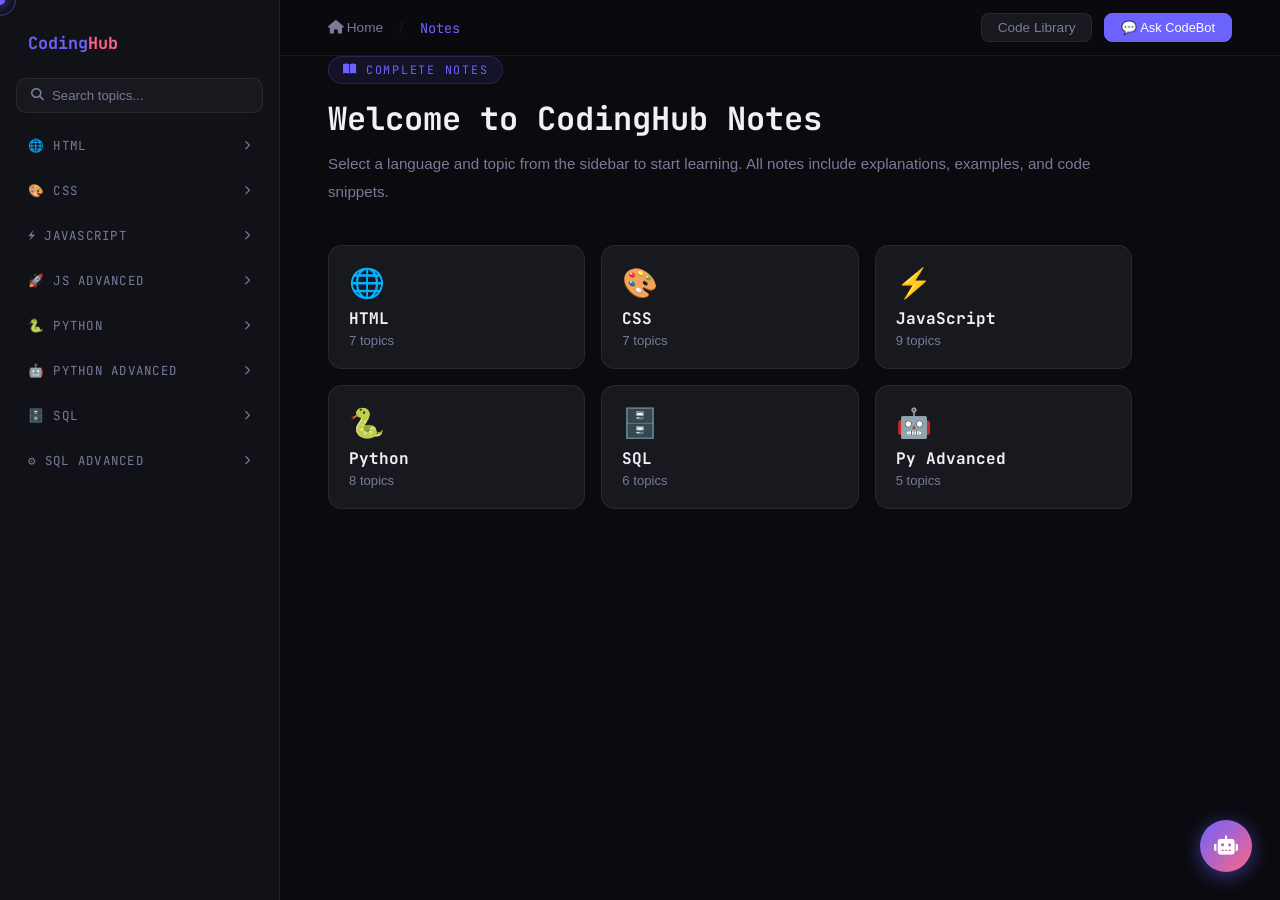
<file: CodingHub/notes.html>
<!DOCTYPE html>
<html lang="en">
<head>
<meta charset="UTF-8">
<meta name="viewport" content="width=device-width, initial-scale=1.0">
<title>Notes — CodingHub</title>
<link href="https://fonts.googleapis.com/css2?family=JetBrains+Mono:wght@400;600;700&family=Satoshi:wght@400;500;700&display=swap" rel="stylesheet">
<link rel="stylesheet" href="https://cdnjs.cloudflare.com/ajax/libs/font-awesome/6.5.0/css/all.min.css">
<style>
:root{
  --bg:#0a0a0f;--bg2:#111118;--bg3:#18181f;
  --border:rgba(255,255,255,.07);--text:#f0f0f8;--muted:#7a7a99;
  --accent:#6c63ff;--accent2:#ff6584;--accent3:#43e97b;--accent4:#f7971e;--cyan:#38bdf8;
  --code-bg:#0d1117;
}
*{margin:0;padding:0;box-sizing:border-box;}html{scroll-behavior:smooth;}
body{background:var(--bg);color:var(--text);font-family:'Satoshi',sans-serif;display:flex;min-height:100vh;cursor:none;}
#cursor{position:fixed;width:10px;height:10px;background:var(--accent);border-radius:50%;pointer-events:none;z-index:9999;transform:translate(-50%,-50%);box-shadow:0 0 12px var(--accent);}
#cursor-ring{position:fixed;width:32px;height:32px;border:1.5px solid rgba(108,99,255,.5);border-radius:50%;pointer-events:none;z-index:9998;transform:translate(-50%,-50%);transition:transform .14s;}

/* SIDEBAR */
.sidebar{
  width:280px;min-height:100vh;
  background:var(--bg2);border-right:1px solid var(--border);
  position:fixed;top:0;left:0;overflow-y:auto;
  padding:24px 16px;
  display:flex;flex-direction:column;gap:8px;
  z-index:100;
}
.sidebar::-webkit-scrollbar{width:4px;}
.sidebar::-webkit-scrollbar-thumb{background:var(--border);border-radius:4px;}
.sidebar-logo{font-family:'JetBrains Mono',monospace;font-weight:700;color:var(--accent);font-size:1.05rem;padding:8px 12px;margin-bottom:8px;text-decoration:none;display:block;}
.sidebar-logo span{color:var(--accent2);}
.sidebar-search{
  background:var(--bg3);border:1px solid var(--border);border-radius:10px;
  padding:9px 14px;display:flex;align-items:center;gap:8px;margin-bottom:8px;
}
.sidebar-search input{background:transparent;border:none;outline:none;color:var(--text);font-size:.83rem;font-family:'Satoshi',sans-serif;width:100%;}
.sidebar-search input::placeholder{color:var(--muted);}
.sidebar-search i{color:var(--muted);font-size:.8rem;}

.lang-group{margin-bottom:4px;}
.lang-group-btn{
  width:100%;text-align:left;background:transparent;border:none;
  color:var(--muted);font-family:'JetBrains Mono',monospace;font-size:.78rem;
  letter-spacing:.1em;text-transform:uppercase;padding:8px 12px;cursor:pointer;
  display:flex;justify-content:space-between;align-items:center;
  transition:color .2s;border-radius:8px;
}
.lang-group-btn:hover,.lang-group-btn.active{color:var(--text);background:rgba(255,255,255,.04);}
.lang-group-btn.active{color:var(--accent);}
.topic-list{display:none;padding-left:8px;}
.topic-list.open{display:block;}
.topic-item{
  display:block;padding:7px 12px;border-radius:8px;font-size:.84rem;
  color:var(--muted);text-decoration:none;cursor:pointer;
  transition:background .15s,color .15s;border:none;background:transparent;
  width:100%;text-align:left;
}
.topic-item:hover{background:rgba(255,255,255,.04);color:var(--text);}
.topic-item.active{background:rgba(108,99,255,.12);color:var(--accent);}

/* MAIN */
.main{margin-left:280px;flex:1;padding:40px 48px;max-width:900px;}
.breadcrumb{font-size:.78rem;color:var(--muted);font-family:'JetBrains Mono',monospace;margin-bottom:28px;display:flex;gap:8px;align-items:center;}
.breadcrumb a{color:var(--accent);text-decoration:none;}
.notes-header{margin-bottom:40px;}
.notes-lang-badge{display:inline-flex;align-items:center;gap:8px;font-size:.73rem;letter-spacing:.15em;text-transform:uppercase;color:var(--accent);background:rgba(108,99,255,.1);border:1px solid rgba(108,99,255,.2);padding:5px 14px;border-radius:50px;margin-bottom:16px;font-family:'JetBrains Mono',monospace;}
.notes-title{font-size:2rem;font-weight:700;font-family:'JetBrains Mono',monospace;line-height:1.2;margin-bottom:12px;}
.notes-desc{color:var(--muted);font-size:.95rem;line-height:1.8;}

/* NOTE CONTENT */
.note-section{margin-bottom:56px;}
.note-section h2{font-size:1.3rem;font-weight:700;font-family:'JetBrains Mono',monospace;margin-bottom:16px;padding-bottom:10px;border-bottom:1px solid var(--border);display:flex;align-items:center;gap:10px;}
.note-section h2 .num{color:var(--accent);font-size:1rem;}
.note-section h3{font-size:1rem;font-weight:700;margin:20px 0 10px;color:var(--cyan);}
.note-section p{color:rgba(240,240,248,.8);line-height:1.85;font-size:.95rem;margin-bottom:12px;}
.note-section ul{padding-left:20px;margin-bottom:12px;}
.note-section li{color:rgba(240,240,248,.8);line-height:1.85;font-size:.95rem;margin-bottom:4px;}
.note-section li::marker{color:var(--accent);}
.tip{background:rgba(67,233,123,.06);border-left:3px solid var(--accent3);border-radius:0 10px 10px 0;padding:14px 18px;margin:16px 0;font-size:.9rem;color:rgba(240,240,248,.85);}
.tip strong{color:var(--accent3);}
.warn{background:rgba(255,101,132,.06);border-left:3px solid var(--accent2);border-radius:0 10px 10px 0;padding:14px 18px;margin:16px 0;font-size:.9rem;}
.warn strong{color:var(--accent2);}

/* CODE BLOCK */
.code-block{position:relative;margin:16px 0;}
.code-block pre{
  background:var(--code-bg);border:1px solid rgba(255,255,255,.06);
  border-radius:12px;padding:20px 20px 20px 20px;overflow-x:auto;
  font-family:'JetBrains Mono',monospace;font-size:.83rem;line-height:1.7;
  color:#c9d1d9;
}
.code-block .copy-btn{
  position:absolute;top:10px;right:10px;
  background:rgba(108,99,255,.2);border:1px solid rgba(108,99,255,.3);
  color:var(--accent);border-radius:6px;padding:4px 10px;font-size:.72rem;
  cursor:pointer;font-family:'JetBrains Mono',monospace;transition:.2s;
}
.code-block .copy-btn:hover{background:rgba(108,99,255,.4);}
.code-block .lang-label{
  position:absolute;top:10px;left:16px;
  font-family:'JetBrains Mono',monospace;font-size:.68rem;
  color:var(--muted);letter-spacing:.1em;text-transform:uppercase;
}
.code-block pre{padding-top:32px;}
/* syntax highlight colors */
.kw{color:#ff79c6;}
.fn{color:#50fa7b;}
.str{color:#f1fa8c;}
.cm{color:#6272a4;}
.num{color:#bd93f9;}
.tag{color:#ff5555;}
.attr{color:#ffb86c;}

/* NAV BAR TOP */
.topbar{
  position:fixed;top:0;left:280px;right:0;height:56px;
  background:rgba(10,10,15,.9);backdrop-filter:blur(12px);
  border-bottom:1px solid var(--border);z-index:99;
  display:flex;align-items:center;padding:0 48px;justify-content:space-between;
}
.topbar-left{display:flex;align-items:center;gap:16px;}
.topbar a{color:var(--muted);text-decoration:none;font-size:.85rem;transition:.2s;}
.topbar a:hover{color:var(--text);}
.topbar-right{display:flex;gap:12px;}
.topbar-btn{background:var(--bg3);border:1px solid var(--border);color:var(--text);padding:6px 16px;border-radius:8px;font-size:.8rem;cursor:pointer;text-decoration:none;transition:.2s;font-family:'Satoshi',sans-serif;}
.topbar-btn:hover{border-color:var(--accent);color:var(--accent);}
.topbar-btn.active{background:var(--accent);border-color:var(--accent);color:#fff;}

/* CONTENT WRAPPER */
.content-area{padding-top:56px;}

@media(max-width:900px){
  .sidebar{display:none;}
  .main{margin-left:0;padding:24px 20px;}
  .topbar{left:0;}
}
</style>
</head>
<body>
<div id="cursor"></div>
<div id="cursor-ring"></div>

<!-- SIDEBAR -->
<aside class="sidebar">
  <a href="index.html" class="sidebar-logo">Coding<span>Hub</span></a>
  <div class="sidebar-search">
    <i class="fa fa-magnifying-glass"></i>
    <input type="text" id="sideSearch" placeholder="Search topics...">
  </div>

  <!-- HTML -->
  <div class="lang-group">
    <button class="lang-group-btn" onclick="toggleGroup(this,'html-topics')">🌐 HTML <i class="fa fa-chevron-right" style="font-size:.6rem"></i></button>
    <div class="topic-list" id="html-topics">
      <button class="topic-item" onclick="showNotes('html','intro')">Introduction</button>
      <button class="topic-item" onclick="showNotes('html','tags')">Basic Tags</button>
      <button class="topic-item" onclick="showNotes('html','forms')">Forms & Inputs</button>
      <button class="topic-item" onclick="showNotes('html','tables')">Tables</button>
      <button class="topic-item" onclick="showNotes('html','semantic')">Semantic HTML</button>
      <button class="topic-item" onclick="showNotes('html','media')">Images & Media</button>
      <button class="topic-item" onclick="showNotes('html','links')">Links & Navigation</button>
    </div>
  </div>

  <!-- CSS -->
  <div class="lang-group">
    <button class="lang-group-btn" onclick="toggleGroup(this,'css-topics')">🎨 CSS <i class="fa fa-chevron-right" style="font-size:.6rem"></i></button>
    <div class="topic-list" id="css-topics">
      <button class="topic-item" onclick="showNotes('css','intro')">Introduction</button>
      <button class="topic-item" onclick="showNotes('css','selectors')">Selectors</button>
      <button class="topic-item" onclick="showNotes('css','box')">Box Model</button>
      <button class="topic-item" onclick="showNotes('css','flex')">Flexbox</button>
      <button class="topic-item" onclick="showNotes('css','grid')">CSS Grid</button>
      <button class="topic-item" onclick="showNotes('css','animations')">Animations</button>
      <button class="topic-item" onclick="showNotes('css','responsive')">Responsive Design</button>
    </div>
  </div>

  <!-- JS -->
  <div class="lang-group">
    <button class="lang-group-btn" onclick="toggleGroup(this,'js-topics')">⚡ JavaScript <i class="fa fa-chevron-right" style="font-size:.6rem"></i></button>
    <div class="topic-list" id="js-topics">
      <button class="topic-item" onclick="showNotes('js','intro')">Introduction</button>
      <button class="topic-item" onclick="showNotes('js','variables')">Variables & Types</button>
      <button class="topic-item" onclick="showNotes('js','functions')">Functions</button>
      <button class="topic-item" onclick="showNotes('js','arrays')">Arrays</button>
      <button class="topic-item" onclick="showNotes('js','objects')">Objects</button>
      <button class="topic-item" onclick="showNotes('js','dom')">DOM Manipulation</button>
      <button class="topic-item" onclick="showNotes('js','events')">Events</button>
      <button class="topic-item" onclick="showNotes('js','async')">Async / Promises</button>
      <button class="topic-item" onclick="showNotes('js','es6')">ES6+ Features</button>
    </div>
  </div>

  <!-- JS Advanced -->
  <div class="lang-group">
    <button class="lang-group-btn" onclick="toggleGroup(this,'jsa-topics')">🚀 JS Advanced <i class="fa fa-chevron-right" style="font-size:.6rem"></i></button>
    <div class="topic-list" id="jsa-topics">
      <button class="topic-item" onclick="showNotes('jsa','closures')">Closures</button>
      <button class="topic-item" onclick="showNotes('jsa','prototype')">Prototypes</button>
      <button class="topic-item" onclick="showNotes('jsa','eventloop')">Event Loop</button>
      <button class="topic-item" onclick="showNotes('jsa','modules')">Modules</button>
      <button class="topic-item" onclick="showNotes('jsa','fetch')">Fetch API & JSON</button>
    </div>
  </div>

  <!-- Python -->
  <div class="lang-group">
    <button class="lang-group-btn" onclick="toggleGroup(this,'py-topics')">🐍 Python <i class="fa fa-chevron-right" style="font-size:.6rem"></i></button>
    <div class="topic-list" id="py-topics">
      <button class="topic-item" onclick="showNotes('py','intro')">Introduction</button>
      <button class="topic-item" onclick="showNotes('py','variables')">Variables & Types</button>
      <button class="topic-item" onclick="showNotes('py','control')">Control Flow</button>
      <button class="topic-item" onclick="showNotes('py','functions')">Functions</button>
      <button class="topic-item" onclick="showNotes('py','lists')">Lists & Tuples</button>
      <button class="topic-item" onclick="showNotes('py','dicts')">Dictionaries</button>
      <button class="topic-item" onclick="showNotes('py','oop')">OOP & Classes</button>
      <button class="topic-item" onclick="showNotes('py','fileio')">File I/O</button>
    </div>
  </div>

  <!-- Python Advanced -->
  <div class="lang-group">
    <button class="lang-group-btn" onclick="toggleGroup(this,'pya-topics')">🤖 Python Advanced <i class="fa fa-chevron-right" style="font-size:.6rem"></i></button>
    <div class="topic-list" id="pya-topics">
      <button class="topic-item" onclick="showNotes('pya','decorators')">Decorators</button>
      <button class="topic-item" onclick="showNotes('pya','generators')">Generators</button>
      <button class="topic-item" onclick="showNotes('pya','async')">Async Programming</button>
      <button class="topic-item" onclick="showNotes('pya','numpy')">NumPy Basics</button>
      <button class="topic-item" onclick="showNotes('pya','pandas')">Pandas Basics</button>
    </div>
  </div>

  <!-- SQL -->
  <div class="lang-group">
    <button class="lang-group-btn" onclick="toggleGroup(this,'sql-topics')">🗄️ SQL <i class="fa fa-chevron-right" style="font-size:.6rem"></i></button>
    <div class="topic-list" id="sql-topics">
      <button class="topic-item" onclick="showNotes('sql','intro')">Introduction</button>
      <button class="topic-item" onclick="showNotes('sql','select')">SELECT & WHERE</button>
      <button class="topic-item" onclick="showNotes('sql','joins')">JOINs</button>
      <button class="topic-item" onclick="showNotes('sql','group')">GROUP BY & HAVING</button>
      <button class="topic-item" onclick="showNotes('sql','crud')">INSERT / UPDATE / DELETE</button>
      <button class="topic-item" onclick="showNotes('sql','constraints')">Constraints & Keys</button>
    </div>
  </div>

  <!-- SQL Advanced -->
  <div class="lang-group">
    <button class="lang-group-btn" onclick="toggleGroup(this,'sqla-topics')">⚙️ SQL Advanced <i class="fa fa-chevron-right" style="font-size:.6rem"></i></button>
    <div class="topic-list" id="sqla-topics">
      <button class="topic-item" onclick="showNotes('sqla','window')">Window Functions</button>
      <button class="topic-item" onclick="showNotes('sqla','cte')">CTEs</button>
      <button class="topic-item" onclick="showNotes('sqla','stored')">Stored Procedures</button>
      <button class="topic-item" onclick="showNotes('sqla','indexes')">Indexes</button>
      <button class="topic-item" onclick="showNotes('sqla','transactions')">Transactions</button>
    </div>
  </div>
</aside>

<!-- TOP BAR -->
<div class="topbar">
  <div class="topbar-left">
    <a href="index.html"><i class="fa fa-house"></i> Home</a>
    <span style="color:var(--border)">/</span>
    <span id="breadLang" style="color:var(--accent);font-size:.85rem;font-family:'JetBrains Mono',monospace;">Notes</span>
  </div>
  <div class="topbar-right">
    <a href="codes.html" class="topbar-btn">Code Library</a>
    <button class="topbar-btn active" id="chatToggleTop" onclick="toggleChatTop()">💬 Ask CodeBot</button>
  </div>
</div>

<!-- MAIN CONTENT -->
<div class="main content-area" id="mainContent">
  <div class="notes-header">
    <div class="notes-lang-badge"><i class="fa fa-book-open"></i> Complete Notes</div>
    <h1 class="notes-title">Welcome to CodingHub Notes</h1>
    <p class="notes-desc">Select a language and topic from the sidebar to start learning. All notes include explanations, examples, and code snippets.</p>
  </div>
  <div style="display:grid;grid-template-columns:repeat(auto-fill,minmax(200px,1fr));gap:16px;margin-top:40px;">
    <div onclick="showNotes('html','intro')" style="background:var(--bg3);border:1px solid var(--border);border-radius:14px;padding:20px;cursor:pointer;transition:.2s;" onmouseover="this.style.borderColor='#f06529'" onmouseout="this.style.borderColor='var(--border)'">
      <div style="font-size:1.8rem;margin-bottom:8px;">🌐</div><div style="font-weight:700;font-family:'JetBrains Mono',monospace;">HTML</div><div style="font-size:.82rem;color:var(--muted);margin-top:4px;">7 topics</div>
    </div>
    <div onclick="showNotes('css','intro')" style="background:var(--bg3);border:1px solid var(--border);border-radius:14px;padding:20px;cursor:pointer;transition:.2s;" onmouseover="this.style.borderColor='#264de4'" onmouseout="this.style.borderColor='var(--border)'">
      <div style="font-size:1.8rem;margin-bottom:8px;">🎨</div><div style="font-weight:700;font-family:'JetBrains Mono',monospace;">CSS</div><div style="font-size:.82rem;color:var(--muted);margin-top:4px;">7 topics</div>
    </div>
    <div onclick="showNotes('js','intro')" style="background:var(--bg3);border:1px solid var(--border);border-radius:14px;padding:20px;cursor:pointer;transition:.2s;" onmouseover="this.style.borderColor='#f7df1e'" onmouseout="this.style.borderColor='var(--border)'">
      <div style="font-size:1.8rem;margin-bottom:8px;">⚡</div><div style="font-weight:700;font-family:'JetBrains Mono',monospace;">JavaScript</div><div style="font-size:.82rem;color:var(--muted);margin-top:4px;">9 topics</div>
    </div>
    <div onclick="showNotes('py','intro')" style="background:var(--bg3);border:1px solid var(--border);border-radius:14px;padding:20px;cursor:pointer;transition:.2s;" onmouseover="this.style.borderColor='#3572A5'" onmouseout="this.style.borderColor='var(--border)'">
      <div style="font-size:1.8rem;margin-bottom:8px;">🐍</div><div style="font-weight:700;font-family:'JetBrains Mono',monospace;">Python</div><div style="font-size:.82rem;color:var(--muted);margin-top:4px;">8 topics</div>
    </div>
    <div onclick="showNotes('sql','intro')" style="background:var(--bg3);border:1px solid var(--border);border-radius:14px;padding:20px;cursor:pointer;transition:.2s;" onmouseover="this.style.borderColor='#38bdf8'" onmouseout="this.style.borderColor='var(--border)'">
      <div style="font-size:1.8rem;margin-bottom:8px;">🗄️</div><div style="font-weight:700;font-family:'JetBrains Mono',monospace;">SQL</div><div style="font-size:.82rem;color:var(--muted);margin-top:4px;">6 topics</div>
    </div>
    <div onclick="showNotes('pya','decorators')" style="background:var(--bg3);border:1px solid var(--border);border-radius:14px;padding:20px;cursor:pointer;transition:.2s;" onmouseover="this.style.borderColor='#43e97b'" onmouseout="this.style.borderColor='var(--border)'">
      <div style="font-size:1.8rem;margin-bottom:8px;">🤖</div><div style="font-weight:700;font-family:'JetBrains Mono',monospace;">Py Advanced</div><div style="font-size:.82rem;color:var(--muted);margin-top:4px;">5 topics</div>
    </div>
  </div>
</div>

<!-- CHATBOT (same as index) -->
<button id="chatbot-btn" onclick="toggleChatTop()" title="Ask CodeBot" style="position:fixed;bottom:28px;right:28px;z-index:999;width:52px;height:52px;border-radius:50%;background:linear-gradient(135deg,#6c63ff,#ff6584);border:none;cursor:pointer;display:flex;align-items:center;justify-content:center;font-size:1.2rem;color:#fff;box-shadow:0 4px 20px rgba(108,99,255,.5);transition:transform .2s;">
  <i class="fa fa-robot"></i>
</button>
<div id="chatbot-window" style="position:fixed;bottom:90px;right:28px;z-index:998;width:340px;height:480px;background:var(--bg2);border:1px solid var(--border);border-radius:20px;overflow:hidden;display:none;flex-direction:column;box-shadow:0 24px 80px rgba(0,0,0,.7);">
  <div style="padding:14px 18px;background:linear-gradient(135deg,#6c63ff,#8b5cf6);display:flex;align-items:center;justify-content:space-between;">
    <div style="display:flex;align-items:center;gap:10px;">
      <div style="width:34px;height:34px;border-radius:50%;background:rgba(255,255,255,.2);display:flex;align-items:center;justify-content:center;">🤖</div>
      <div><div style="font-weight:700;font-size:.9rem;">CodeBot</div><div style="font-size:.7rem;opacity:.75;">🟢 AI Tutor</div></div>
    </div>
    <button onclick="toggleChatTop()" style="background:rgba(255,255,255,.15);border:none;color:#fff;width:26px;height:26px;border-radius:50%;cursor:pointer;font-size:.75rem;">✕</button>
  </div>
  <div id="chatMsgs2" style="flex:1;overflow-y:auto;padding:14px;display:flex;flex-direction:column;gap:10px;">
    <div style="max-width:85%;padding:10px 14px;border-radius:14px;border-bottom-left-radius:4px;background:var(--bg3);border:1px solid var(--border);font-size:.85rem;line-height:1.6;">👋 Hi! Ask me anything about the topic you're studying!</div>
  </div>
  <div style="padding:10px 14px;border-top:1px solid var(--border);display:flex;gap:8px;">
    <input id="chatInput2" style="flex:1;background:var(--bg3);border:1px solid var(--border);border-radius:10px;padding:9px 12px;color:var(--text);font-size:.84rem;font-family:'Satoshi',sans-serif;outline:none;" placeholder="Ask a question..." onkeydown="if(event.key==='Enter')sendMsg2()">
    <button onclick="sendMsg2()" style="background:var(--accent);border:none;color:#fff;width:36px;height:36px;border-radius:10px;cursor:pointer;font-size:.88rem;">➤</button>
  </div>
</div>

<script>
/* CURSOR */
const cur=document.getElementById('cursor'),ring=document.getElementById('cursor-ring');
let cx=0,cy=0,rx=0,ry=0;
document.addEventListener('mousemove',e=>{cx=e.clientX;cy=e.clientY;cur.style.left=cx+'px';cur.style.top=cy+'px';});
(function animRing(){rx+=(cx-rx)*.12;ry+=(cy-ry)*.12;ring.style.left=rx+'px';ring.style.top=ry+'px';requestAnimationFrame(animRing);})();

/* SIDEBAR TOGGLE */
function toggleGroup(btn,id){
  const list=document.getElementById(id);
  const isOpen=list.classList.contains('open');
  document.querySelectorAll('.topic-list').forEach(l=>l.classList.remove('open'));
  document.querySelectorAll('.lang-group-btn').forEach(b=>b.classList.remove('active'));
  if(!isOpen){list.classList.add('open');btn.classList.add('active');}
}

/* SIDEBAR SEARCH */
document.getElementById('sideSearch').addEventListener('input',function(){
  const q=this.value.toLowerCase();
  document.querySelectorAll('.topic-item').forEach(item=>{
    item.style.display=item.textContent.toLowerCase().includes(q)?'block':'none';
  });
  if(q){document.querySelectorAll('.topic-list').forEach(l=>l.classList.add('open'));}
  else{document.querySelectorAll('.topic-list').forEach(l=>l.classList.remove('open'));}
});

/* ============================================================
   COMPLETE NOTES DATABASE
   ============================================================ */
const notes={
  html:{
    intro:`<div class="notes-lang-badge">🌐 HTML</div>
    <h1 class="notes-title">Introduction to HTML</h1>
    <p class="notes-desc">HTML stands for HyperText Markup Language. It is the standard language used to create and structure content on the web.</p>
    <div class="note-section">
      <h2><span class="num">01</span> What is HTML?</h2>
      <p>HTML uses <strong>tags</strong> (keywords inside angle brackets) to define elements on a page. A browser reads your HTML file and renders it visually for the user.</p>
      <div class="tip"><strong>💡 Key Point:</strong> HTML is NOT a programming language — it is a markup language. It describes the structure, not the logic.</div>
      <h3>Basic HTML Document Structure</h3>
      <div class="code-block"><span class="lang-label">html</span><button class="copy-btn" onclick="copyCode(this)">Copy</button><pre><span class="tag">&lt;!DOCTYPE html&gt;</span>
<span class="tag">&lt;html</span> <span class="attr">lang=</span><span class="str">"en"</span><span class="tag">&gt;</span>
<span class="tag">&lt;head&gt;</span>
  <span class="tag">&lt;meta</span> <span class="attr">charset=</span><span class="str">"UTF-8"</span><span class="tag">&gt;</span>
  <span class="tag">&lt;meta</span> <span class="attr">name=</span><span class="str">"viewport"</span> <span class="attr">content=</span><span class="str">"width=device-width, initial-scale=1.0"</span><span class="tag">&gt;</span>
  <span class="tag">&lt;title&gt;</span>My First Page<span class="tag">&lt;/title&gt;</span>
<span class="tag">&lt;/head&gt;</span>
<span class="tag">&lt;body&gt;</span>
  <span class="tag">&lt;h1&gt;</span>Hello, World!<span class="tag">&lt;/h1&gt;</span>
  <span class="tag">&lt;p&gt;</span>This is my first web page.<span class="tag">&lt;/p&gt;</span>
<span class="tag">&lt;/body&gt;</span>
<span class="tag">&lt;/html&gt;</span></pre></div>
      <h3>Anatomy of an HTML Tag</h3>
      <ul>
        <li><strong>&lt;tagname&gt;</strong> — Opening tag</li>
        <li>Content goes here</li>
        <li><strong>&lt;/tagname&gt;</strong> — Closing tag</li>
        <li>Some tags are self-closing: <code>&lt;img /&gt;</code>, <code>&lt;br /&gt;</code>, <code>&lt;hr /&gt;</code></li>
      </ul>
    </div>`,

    tags:`<div class="notes-lang-badge">🌐 HTML</div>
    <h1 class="notes-title">HTML Basic Tags</h1>
    <p class="notes-desc">HTML has dozens of tags for different purposes. Here are the most important ones you'll use daily.</p>
    <div class="note-section">
      <h2><span class="num">01</span> Headings & Text</h2>
      <div class="code-block"><span class="lang-label">html</span><button class="copy-btn" onclick="copyCode(this)">Copy</button><pre><span class="cm">&lt;!-- Headings h1 to h6 --&gt;</span>
<span class="tag">&lt;h1&gt;</span>Biggest Heading<span class="tag">&lt;/h1&gt;</span>
<span class="tag">&lt;h2&gt;</span>Second Level<span class="tag">&lt;/h2&gt;</span>
<span class="tag">&lt;h3&gt;</span>Third Level<span class="tag">&lt;/h3&gt;</span>
<span class="tag">&lt;p&gt;</span>A paragraph of text.<span class="tag">&lt;/p&gt;</span>
<span class="tag">&lt;strong&gt;</span>Bold text<span class="tag">&lt;/strong&gt;</span>
<span class="tag">&lt;em&gt;</span>Italic text<span class="tag">&lt;/em&gt;</span>
<span class="tag">&lt;u&gt;</span>Underlined<span class="tag">&lt;/u&gt;</span>
<span class="tag">&lt;br&gt;</span>  <span class="cm">&lt;!-- Line break --&gt;</span>
<span class="tag">&lt;hr&gt;</span>  <span class="cm">&lt;!-- Horizontal rule --&gt;</span></pre></div>
      <h2><span class="num">02</span> Links & Images</h2>
      <div class="code-block"><span class="lang-label">html</span><button class="copy-btn" onclick="copyCode(this)">Copy</button><pre><span class="cm">&lt;!-- Anchor tag --&gt;</span>
<span class="tag">&lt;a</span> <span class="attr">href=</span><span class="str">"https://google.com"</span> <span class="attr">target=</span><span class="str">"_blank"</span><span class="tag">&gt;</span>Visit Google<span class="tag">&lt;/a&gt;</span>

<span class="cm">&lt;!-- Image tag --&gt;</span>
<span class="tag">&lt;img</span> <span class="attr">src=</span><span class="str">"photo.jpg"</span> <span class="attr">alt=</span><span class="str">"My Photo"</span> <span class="attr">width=</span><span class="str">"300"</span><span class="tag">&gt;</span></pre></div>
      <h2><span class="num">03</span> Lists</h2>
      <div class="code-block"><span class="lang-label">html</span><button class="copy-btn" onclick="copyCode(this)">Copy</button><pre><span class="cm">&lt;!-- Unordered list --&gt;</span>
<span class="tag">&lt;ul&gt;</span>
  <span class="tag">&lt;li&gt;</span>Item One<span class="tag">&lt;/li&gt;</span>
  <span class="tag">&lt;li&gt;</span>Item Two<span class="tag">&lt;/li&gt;</span>
<span class="tag">&lt;/ul&gt;</span>
<span class="cm">&lt;!-- Ordered list --&gt;</span>
<span class="tag">&lt;ol&gt;</span>
  <span class="tag">&lt;li&gt;</span>First<span class="tag">&lt;/li&gt;</span>
  <span class="tag">&lt;li&gt;</span>Second<span class="tag">&lt;/li&gt;</span>
<span class="tag">&lt;/ol&gt;</span></pre></div>
      <h2><span class="num">04</span> Containers</h2>
      <div class="code-block"><span class="lang-label">html</span><button class="copy-btn" onclick="copyCode(this)">Copy</button><pre><span class="tag">&lt;div</span> <span class="attr">class=</span><span class="str">"container"</span><span class="tag">&gt;</span>  <span class="cm">&lt;!-- Block-level container --&gt;</span>
  <span class="tag">&lt;span&gt;</span>Inline element<span class="tag">&lt;/span&gt;</span>  <span class="cm">&lt;!-- Inline container --&gt;</span>
<span class="tag">&lt;/div&gt;</span></pre></div>
    </div>`,

    forms:`<div class="notes-lang-badge">🌐 HTML</div>
    <h1 class="notes-title">HTML Forms & Inputs</h1>
    <p class="notes-desc">Forms allow users to input data and submit it to a server. They're essential for login pages, contact forms, and much more.</p>
    <div class="note-section">
      <h2><span class="num">01</span> Basic Form</h2>
      <div class="code-block"><span class="lang-label">html</span><button class="copy-btn" onclick="copyCode(this)">Copy</button><pre><span class="tag">&lt;form</span> <span class="attr">action=</span><span class="str">"/submit"</span> <span class="attr">method=</span><span class="str">"POST"</span><span class="tag">&gt;</span>
  <span class="tag">&lt;label</span> <span class="attr">for=</span><span class="str">"name"</span><span class="tag">&gt;</span>Your Name:<span class="tag">&lt;/label&gt;</span>
  <span class="tag">&lt;input</span> <span class="attr">type=</span><span class="str">"text"</span> <span class="attr">id=</span><span class="str">"name"</span> <span class="attr">name=</span><span class="str">"name"</span> <span class="attr">placeholder=</span><span class="str">"Enter name"</span> <span class="attr">required</span><span class="tag">&gt;</span>
  <span class="tag">&lt;input</span> <span class="attr">type=</span><span class="str">"email"</span> <span class="attr">name=</span><span class="str">"email"</span> <span class="attr">placeholder=</span><span class="str">"Email address"</span><span class="tag">&gt;</span>
  <span class="tag">&lt;input</span> <span class="attr">type=</span><span class="str">"password"</span> <span class="attr">name=</span><span class="str">"pass"</span> <span class="attr">placeholder=</span><span class="str">"Password"</span><span class="tag">&gt;</span>
  <span class="tag">&lt;textarea</span> <span class="attr">name=</span><span class="str">"msg"</span> <span class="attr">rows=</span><span class="str">"4"</span> <span class="attr">placeholder=</span><span class="str">"Your message"</span><span class="tag">&gt;&lt;/textarea&gt;</span>
  <span class="tag">&lt;button</span> <span class="attr">type=</span><span class="str">"submit"</span><span class="tag">&gt;</span>Send<span class="tag">&lt;/button&gt;</span>
<span class="tag">&lt;/form&gt;</span></pre></div>
      <h2><span class="num">02</span> Input Types</h2>
      <div class="code-block"><span class="lang-label">html</span><button class="copy-btn" onclick="copyCode(this)">Copy</button><pre><span class="tag">&lt;input</span> <span class="attr">type=</span><span class="str">"text"</span><span class="tag">&gt;</span>       <span class="cm">&lt;!-- Plain text --&gt;</span>
<span class="tag">&lt;input</span> <span class="attr">type=</span><span class="str">"number"</span><span class="tag">&gt;</span>     <span class="cm">&lt;!-- Numbers only --&gt;</span>
<span class="tag">&lt;input</span> <span class="attr">type=</span><span class="str">"date"</span><span class="tag">&gt;</span>       <span class="cm">&lt;!-- Date picker --&gt;</span>
<span class="tag">&lt;input</span> <span class="attr">type=</span><span class="str">"checkbox"</span><span class="tag">&gt;</span>  <span class="cm">&lt;!-- Tick box --&gt;</span>
<span class="tag">&lt;input</span> <span class="attr">type=</span><span class="str">"radio"</span><span class="tag">&gt;</span>      <span class="cm">&lt;!-- One of many --&gt;</span>
<span class="tag">&lt;input</span> <span class="attr">type=</span><span class="str">"file"</span><span class="tag">&gt;</span>       <span class="cm">&lt;!-- File upload --&gt;</span>
<span class="tag">&lt;input</span> <span class="attr">type=</span><span class="str">"range"</span><span class="tag">&gt;</span>      <span class="cm">&lt;!-- Slider --&gt;</span>
<span class="tag">&lt;input</span> <span class="attr">type=</span><span class="str">"color"</span><span class="tag">&gt;</span>      <span class="cm">&lt;!-- Color picker --&gt;</span>
<span class="tag">&lt;select&gt;</span>
  <span class="tag">&lt;option&gt;</span>HTML<span class="tag">&lt;/option&gt;</span>
  <span class="tag">&lt;option&gt;</span>CSS<span class="tag">&lt;/option&gt;</span>
<span class="tag">&lt;/select&gt;</span></pre></div>
    </div>`,

    semantic:`<div class="notes-lang-badge">🌐 HTML</div>
    <h1 class="notes-title">Semantic HTML</h1>
    <p class="notes-desc">Semantic elements clearly describe their meaning to the browser and developer. They improve SEO and accessibility.</p>
    <div class="note-section">
      <h2><span class="num">01</span> Why Semantic HTML?</h2>
      <ul>
        <li>Better SEO — search engines understand your page structure</li>
        <li>Screen readers work better for visually impaired users</li>
        <li>Code is more readable for other developers</li>
      </ul>
      <h2><span class="num">02</span> Key Semantic Elements</h2>
      <div class="code-block"><span class="lang-label">html</span><button class="copy-btn" onclick="copyCode(this)">Copy</button><pre><span class="tag">&lt;header&gt;</span>   <span class="cm">&lt;!-- Top of page/section --&gt;</span>
<span class="tag">&lt;nav&gt;</span>      <span class="cm">&lt;!-- Navigation links --&gt;</span>
<span class="tag">&lt;main&gt;</span>     <span class="cm">&lt;!-- Main content --&gt;</span>
<span class="tag">&lt;section&gt;</span>  <span class="cm">&lt;!-- Grouped content --&gt;</span>
<span class="tag">&lt;article&gt;</span>  <span class="cm">&lt;!-- Blog post / news item --&gt;</span>
<span class="tag">&lt;aside&gt;</span>    <span class="cm">&lt;!-- Sidebar / related info --&gt;</span>
<span class="tag">&lt;footer&gt;</span>   <span class="cm">&lt;!-- Bottom of page --&gt;</span>
<span class="tag">&lt;figure&gt;</span>   <span class="cm">&lt;!-- Image with caption --&gt;</span>
<span class="tag">&lt;figcaption&gt;</span>Photo of a cat<span class="tag">&lt;/figcaption&gt;</span>
<span class="tag">&lt;time</span> <span class="attr">datetime=</span><span class="str">"2026-01-01"</span><span class="tag">&gt;</span>Jan 1, 2026<span class="tag">&lt;/time&gt;</span></pre></div>
      <h2><span class="num">03</span> Semantic Page Layout</h2>
      <div class="code-block"><span class="lang-label">html</span><button class="copy-btn" onclick="copyCode(this)">Copy</button><pre><span class="tag">&lt;body&gt;</span>
  <span class="tag">&lt;header&gt;</span>
    <span class="tag">&lt;nav&gt;</span><span class="tag">&lt;/nav&gt;</span>
  <span class="tag">&lt;/header&gt;</span>
  <span class="tag">&lt;main&gt;</span>
    <span class="tag">&lt;section&gt;</span>
      <span class="tag">&lt;article&gt;</span><span class="tag">&lt;/article&gt;</span>
    <span class="tag">&lt;/section&gt;</span>
    <span class="tag">&lt;aside&gt;</span><span class="tag">&lt;/aside&gt;</span>
  <span class="tag">&lt;/main&gt;</span>
  <span class="tag">&lt;footer&gt;</span><span class="tag">&lt;/footer&gt;</span>
<span class="tag">&lt;/body&gt;</span></pre></div>
    </div>`,

    tables:`<div class="notes-lang-badge">🌐 HTML</div>
    <h1 class="notes-title">HTML Tables</h1>
    <p class="notes-desc">Tables are used to display data in rows and columns. Great for schedules, comparisons, and structured data.</p>
    <div class="note-section">
      <h2><span class="num">01</span> Basic Table</h2>
      <div class="code-block"><span class="lang-label">html</span><button class="copy-btn" onclick="copyCode(this)">Copy</button><pre><span class="tag">&lt;table&gt;</span>
  <span class="tag">&lt;thead&gt;</span>
    <span class="tag">&lt;tr&gt;</span>
      <span class="tag">&lt;th&gt;</span>Name<span class="tag">&lt;/th&gt;</span>
      <span class="tag">&lt;th&gt;</span>Age<span class="tag">&lt;/th&gt;</span>
      <span class="tag">&lt;th&gt;</span>Language<span class="tag">&lt;/th&gt;</span>
    <span class="tag">&lt;/tr&gt;</span>
  <span class="tag">&lt;/thead&gt;</span>
  <span class="tag">&lt;tbody&gt;</span>
    <span class="tag">&lt;tr&gt;</span>
      <span class="tag">&lt;td&gt;</span>Priya<span class="tag">&lt;/td&gt;</span>
      <span class="tag">&lt;td&gt;</span>20<span class="tag">&lt;/td&gt;</span>
      <span class="tag">&lt;td&gt;</span>Python<span class="tag">&lt;/td&gt;</span>
    <span class="tag">&lt;/tr&gt;</span>
  <span class="tag">&lt;/tbody&gt;</span>
<span class="tag">&lt;/table&gt;</span></pre></div>
      <p><strong>Tags:</strong> &lt;table&gt; wraps everything. &lt;thead&gt; = header row. &lt;tbody&gt; = data. &lt;tr&gt; = row. &lt;th&gt; = header cell. &lt;td&gt; = data cell.</p>
    </div>`,

    media:`<div class="notes-lang-badge">🌐 HTML</div>
    <h1 class="notes-title">Images & Media</h1>
    <p class="notes-desc">Embedding images, video, and audio in HTML pages.</p>
    <div class="note-section">
      <h2><span class="num">01</span> Images</h2>
      <div class="code-block"><span class="lang-label">html</span><button class="copy-btn" onclick="copyCode(this)">Copy</button><pre><span class="tag">&lt;img</span> <span class="attr">src=</span><span class="str">"cat.jpg"</span> <span class="attr">alt=</span><span class="str">"A cute cat"</span> <span class="attr">width=</span><span class="str">"400"</span> <span class="attr">height=</span><span class="str">"300"</span> <span class="attr">loading=</span><span class="str">"lazy"</span><span class="tag">&gt;</span></pre></div>
      <h2><span class="num">02</span> Video</h2>
      <div class="code-block"><span class="lang-label">html</span><button class="copy-btn" onclick="copyCode(this)">Copy</button><pre><span class="tag">&lt;video</span> <span class="attr">src=</span><span class="str">"movie.mp4"</span> <span class="attr">controls</span> <span class="attr">autoplay</span> <span class="attr">muted</span> <span class="attr">width=</span><span class="str">"600"</span><span class="tag">&gt;&lt;/video&gt;</span></pre></div>
      <h2><span class="num">03</span> Audio</h2>
      <div class="code-block"><span class="lang-label">html</span><button class="copy-btn" onclick="copyCode(this)">Copy</button><pre><span class="tag">&lt;audio</span> <span class="attr">src=</span><span class="str">"sound.mp3"</span> <span class="attr">controls</span><span class="tag">&gt;&lt;/audio&gt;</span></pre></div>
      <h2><span class="num">04</span> Embed YouTube</h2>
      <div class="code-block"><span class="lang-label">html</span><button class="copy-btn" onclick="copyCode(this)">Copy</button><pre><span class="tag">&lt;iframe</span> <span class="attr">width=</span><span class="str">"560"</span> <span class="attr">height=</span><span class="str">"315"</span>
  <span class="attr">src=</span><span class="str">"https://www.youtube.com/embed/VIDEO_ID"</span>
  <span class="attr">allowfullscreen</span><span class="tag">&gt;&lt;/iframe&gt;</span></pre></div>
    </div>`,

    links:`<div class="notes-lang-badge">🌐 HTML</div>
    <h1 class="notes-title">Links & Navigation</h1>
    <p class="notes-desc">Links connect pages together — they are the backbone of the web.</p>
    <div class="note-section">
      <h2><span class="num">01</span> Anchor Tags</h2>
      <div class="code-block"><span class="lang-label">html</span><button class="copy-btn" onclick="copyCode(this)">Copy</button><pre><span class="tag">&lt;a</span> <span class="attr">href=</span><span class="str">"page.html"</span><span class="tag">&gt;</span>Internal Link<span class="tag">&lt;/a&gt;</span>
<span class="tag">&lt;a</span> <span class="attr">href=</span><span class="str">"https://google.com"</span> <span class="attr">target=</span><span class="str">"_blank"</span><span class="tag">&gt;</span>External<span class="tag">&lt;/a&gt;</span>
<span class="tag">&lt;a</span> <span class="attr">href=</span><span class="str">"#section2"</span><span class="tag">&gt;</span>Jump to Section<span class="tag">&lt;/a&gt;</span>  <span class="cm">&lt;!-- anchor --&gt;</span>
<span class="tag">&lt;a</span> <span class="attr">href=</span><span class="str">"mailto:you@email.com"</span><span class="tag">&gt;</span>Email Me<span class="tag">&lt;/a&gt;</span>
<span class="tag">&lt;a</span> <span class="attr">href=</span><span class="str">"tel:+911234567890"</span><span class="tag">&gt;</span>Call Me<span class="tag">&lt;/a&gt;</span></pre></div>
      <h2><span class="num">02</span> Navigation Example</h2>
      <div class="code-block"><span class="lang-label">html</span><button class="copy-btn" onclick="copyCode(this)">Copy</button><pre><span class="tag">&lt;nav&gt;</span>
  <span class="tag">&lt;ul&gt;</span>
    <span class="tag">&lt;li&gt;&lt;a</span> <span class="attr">href=</span><span class="str">"index.html"</span><span class="tag">&gt;</span>Home<span class="tag">&lt;/a&gt;&lt;/li&gt;</span>
    <span class="tag">&lt;li&gt;&lt;a</span> <span class="attr">href=</span><span class="str">"about.html"</span><span class="tag">&gt;</span>About<span class="tag">&lt;/a&gt;&lt;/li&gt;</span>
    <span class="tag">&lt;li&gt;&lt;a</span> <span class="attr">href=</span><span class="str">"contact.html"</span><span class="tag">&gt;</span>Contact<span class="tag">&lt;/a&gt;&lt;/li&gt;</span>
  <span class="tag">&lt;/ul&gt;</span>
<span class="tag">&lt;/nav&gt;</span></pre></div>
    </div>`
  },

  css:{
    intro:`<div class="notes-lang-badge">🎨 CSS</div>
    <h1 class="notes-title">Introduction to CSS</h1>
    <p class="notes-desc">CSS (Cascading Style Sheets) controls the visual appearance of HTML elements — colors, fonts, layout, spacing, and more.</p>
    <div class="note-section">
      <h2><span class="num">01</span> Three Ways to Add CSS</h2>
      <div class="code-block"><span class="lang-label">css/html</span><button class="copy-btn" onclick="copyCode(this)">Copy</button><pre><span class="cm">/* 1. Inline */</span>
<span class="tag">&lt;p</span> <span class="attr">style=</span><span class="str">"color:red;"</span><span class="tag">&gt;</span>Hello<span class="tag">&lt;/p&gt;</span>

<span class="cm">/* 2. Internal (inside &lt;head&gt;) */</span>
<span class="tag">&lt;style&gt;</span>
  p { color: red; }
<span class="tag">&lt;/style&gt;</span>

<span class="cm">/* 3. External (link in &lt;head&gt;) */</span>
<span class="tag">&lt;link</span> <span class="attr">rel=</span><span class="str">"stylesheet"</span> <span class="attr">href=</span><span class="str">"style.css"</span><span class="tag">&gt;</span></pre></div>
      <div class="tip"><strong>✅ Best Practice:</strong> Always use an external CSS file for real projects.</div>
    </div>`,

    selectors:`<div class="notes-lang-badge">🎨 CSS</div>
    <h1 class="notes-title">CSS Selectors</h1>
    <p class="notes-desc">Selectors define which HTML elements a CSS rule applies to.</p>
    <div class="note-section">
      <h2><span class="num">01</span> Types of Selectors</h2>
      <div class="code-block"><span class="lang-label">css</span><button class="copy-btn" onclick="copyCode(this)">Copy</button><pre><span class="cm">/* Element selector */</span>
p { color: blue; }

<span class="cm">/* Class selector */</span>
.card { background: white; }

<span class="cm">/* ID selector */</span>
#header { height: 80px; }

<span class="cm">/* Descendant */</span>
.nav a { color: white; }

<span class="cm">/* Direct child */</span>
.list > li { margin: 5px; }

<span class="cm">/* Pseudo-class */</span>
a:hover { text-decoration: none; }
input:focus { border: 2px solid blue; }

<span class="cm">/* Pseudo-element */</span>
p::first-line { font-weight: bold; }
h1::before { content: "★ "; }

<span class="cm">/* Attribute selector */</span>
input[type="email"] { border: 1px solid green; }</pre></div>
    </div>`,

    box:`<div class="notes-lang-badge">🎨 CSS</div>
    <h1 class="notes-title">CSS Box Model</h1>
    <p class="notes-desc">Every HTML element is a rectangular box. The box model describes the spacing around it.</p>
    <div class="note-section">
      <h2><span class="num">01</span> Box Model Properties</h2>
      <div class="code-block"><span class="lang-label">css</span><button class="copy-btn" onclick="copyCode(this)">Copy</button><pre">.box {
  width: 300px;
  height: 150px;
  padding: 20px;       <span class="cm">/* inside space */</span>
  border: 2px solid black;
  margin: 30px;        <span class="cm">/* outside space */</span>
  box-sizing: border-box; <span class="cm">/* padding inside width */</span>
}</pre></div>
      <p>From outside to inside: <strong>Margin → Border → Padding → Content</strong></p>
      <h2><span class="num">02</span> Shorthand Margin/Padding</h2>
      <div class="code-block"><span class="lang-label">css</span><button class="copy-btn" onclick="copyCode(this)">Copy</button><pre>margin: 10px;               <span class="cm">/* all sides */</span>
margin: 10px 20px;          <span class="cm">/* top/bottom  left/right */</span>
margin: 10px 20px 15px 5px; <span class="cm">/* top right bottom left */</span>
margin: auto;               <span class="cm">/* center horizontally */</span></pre></div>
    </div>`,

    flex:`<div class="notes-lang-badge">🎨 CSS</div>
    <h1 class="notes-title">CSS Flexbox</h1>
    <p class="notes-desc">Flexbox is the most powerful tool for one-dimensional layout — rows or columns.</p>
    <div class="note-section">
      <h2><span class="num">01</span> Flex Container</h2>
      <div class="code-block"><span class="lang-label">css</span><button class="copy-btn" onclick="copyCode(this)">Copy</button><pre>.container {
  display: flex;
  flex-direction: row;       <span class="cm">/* row | column | row-reverse */</span>
  justify-content: center;   <span class="cm">/* main axis alignment */</span>
  align-items: center;       <span class="cm">/* cross axis alignment */</span>
  flex-wrap: wrap;           <span class="cm">/* wrap to next line */</span>
  gap: 16px;                 <span class="cm">/* space between items */</span>
}
<span class="cm">/* justify-content values: */</span>
<span class="cm">/* flex-start | flex-end | center | space-between | space-around */</span>
<span class="cm">/* align-items values: */</span>
<span class="cm">/* flex-start | flex-end | center | stretch | baseline */</span></pre></div>
      <h2><span class="num">02</span> Flex Items</h2>
      <div class="code-block"><span class="lang-label">css</span><button class="copy-btn" onclick="copyCode(this)">Copy</button><pre>.item {
  flex: 1;           <span class="cm">/* grow and shrink equally */</span>
  flex-grow: 2;      <span class="cm">/* take 2x more space */</span>
  flex-shrink: 0;    <span class="cm">/* don't shrink */</span>
  flex-basis: 200px; <span class="cm">/* starting size */</span>
  align-self: flex-end; <span class="cm">/* override container alignment */</span>
  order: 2;          <span class="cm">/* change visual order */</span>
}</pre></div>
    </div>`,

    grid:`<div class="notes-lang-badge">🎨 CSS</div>
    <h1 class="notes-title">CSS Grid</h1>
    <p class="notes-desc">CSS Grid is the most powerful two-dimensional layout system available in CSS.</p>
    <div class="note-section">
      <h2><span class="num">01</span> Grid Container</h2>
      <div class="code-block"><span class="lang-label">css</span><button class="copy-btn" onclick="copyCode(this)">Copy</button><pre>.grid {
  display: grid;
  grid-template-columns: 1fr 2fr 1fr;   <span class="cm">/* 3 columns */</span>
  grid-template-rows: auto 200px auto;  <span class="cm">/* 3 rows */</span>
  gap: 16px;                            <span class="cm">/* row and column gap */</span>
  grid-template-columns: repeat(3, 1fr); <span class="cm">/* repeat shorthand */</span>
  grid-template-columns: repeat(auto-fill, minmax(200px, 1fr)); <span class="cm">/* responsive */</span>
}</pre></div>
      <h2><span class="num">02</span> Grid Item Placement</h2>
      <div class="code-block"><span class="lang-label">css</span><button class="copy-btn" onclick="copyCode(this)">Copy</button><pre>.item {
  grid-column: 1 / 3;   <span class="cm">/* span from col 1 to 3 */</span>
  grid-row: 1 / 2;
  grid-column: span 2;  <span class="cm">/* span 2 columns */</span>
}</pre></div>
    </div>`,

    animations:`<div class="notes-lang-badge">🎨 CSS</div>
    <h1 class="notes-title">CSS Animations & Transitions</h1>
    <div class="note-section">
      <h2><span class="num">01</span> Transitions</h2>
      <div class="code-block"><span class="lang-label">css</span><button class="copy-btn" onclick="copyCode(this)">Copy</button><pre>.btn {
  background: blue;
  transition: background 0.3s ease, transform 0.2s;
}
.btn:hover {
  background: purple;
  transform: translateY(-3px);
}</pre></div>
      <h2><span class="num">02</span> Keyframe Animations</h2>
      <div class="code-block"><span class="lang-label">css</span><button class="copy-btn" onclick="copyCode(this)">Copy</button><pre>@keyframes fadeIn {
  from { opacity: 0; transform: translateY(20px); }
  to   { opacity: 1; transform: translateY(0); }
}
.element {
  animation: fadeIn 0.8s ease forwards;
  animation-delay: 0.3s;
  animation-iteration-count: infinite; <span class="cm">/* loop */</span>
}</pre></div>
      <h2><span class="num">03</span> Transform</h2>
      <div class="code-block"><span class="lang-label">css</span><button class="copy-btn" onclick="copyCode(this)">Copy</button><pre>transform: translateX(50px);    <span class="cm">/* move right */</span>
transform: scale(1.2);          <span class="cm">/* zoom in */</span>
transform: rotate(45deg);       <span class="cm">/* rotate */</span>
transform: skew(10deg);
transform: translate(-50%, -50%) scale(1.1); <span class="cm">/* combine */</span></pre></div>
    </div>`,

    responsive:`<div class="notes-lang-badge">🎨 CSS</div>
    <h1 class="notes-title">Responsive Design</h1>
    <div class="note-section">
      <h2><span class="num">01</span> Media Queries</h2>
      <div class="code-block"><span class="lang-label">css</span><button class="copy-btn" onclick="copyCode(this)">Copy</button><pre><span class="cm">/* Mobile first */</span>
.container { padding: 16px; }

@media (min-width: 768px) {  <span class="cm">/* tablet */</span>
  .container { padding: 32px; }
}
@media (min-width: 1200px) { <span class="cm">/* desktop */</span>
  .container { max-width: 1200px; margin: auto; }
}
@media (max-width: 600px) {  <span class="cm">/* mobile only */</span>
  nav { flex-direction: column; }
}</pre></div>
      <h2><span class="num">02</span> CSS Variables</h2>
      <div class="code-block"><span class="lang-label">css</span><button class="copy-btn" onclick="copyCode(this)">Copy</button><pre>:root {
  --primary: #6c63ff;
  --text: #333;
  --spacing: 16px;
}
.button { background: var(--primary); padding: var(--spacing); }</pre></div>
    </div>`
  },

  js:{
    intro:`<div class="notes-lang-badge">⚡ JavaScript</div>
    <h1 class="notes-title">Introduction to JavaScript</h1>
    <p class="notes-desc">JavaScript is the programming language of the web. It makes pages interactive — buttons, animations, forms, data — all powered by JS.</p>
    <div class="note-section">
      <h2><span class="num">01</span> Adding JS to HTML</h2>
      <div class="code-block"><span class="lang-label">html</span><button class="copy-btn" onclick="copyCode(this)">Copy</button><pre><span class="cm">&lt;!-- Inline --&gt;</span>
<span class="tag">&lt;script&gt;</span>
  console.log("Hello!");
<span class="tag">&lt;/script&gt;</span>
<span class="cm">&lt;!-- External (best practice) --&gt;</span>
<span class="tag">&lt;script</span> <span class="attr">src=</span><span class="str">"script.js"</span> <span class="attr">defer</span><span class="tag">&gt;&lt;/script&gt;</span></pre></div>
      <h2><span class="num">02</span> Output Methods</h2>
      <div class="code-block"><span class="lang-label">js</span><button class="copy-btn" onclick="copyCode(this)">Copy</button><pre>console.log("Debug output");   <span class="cm">// developer console</span>
alert("Hello!");               <span class="cm">// popup box</span>
document.write("Hi");          <span class="cm">// write to page</span>
document.getElementById('out').textContent = "Hi";</pre></div>
    </div>`,

    variables:`<div class="notes-lang-badge">⚡ JavaScript</div>
    <h1 class="notes-title">Variables & Data Types</h1>
    <div class="note-section">
      <h2><span class="num">01</span> Declaring Variables</h2>
      <div class="code-block"><span class="lang-label">js</span><button class="copy-btn" onclick="copyCode(this)">Copy</button><pre><span class="kw">var</span> name = <span class="str">"Old way"</span>;    <span class="cm">// avoid in modern JS</span>
<span class="kw">let</span> age = <span class="num">20</span>;            <span class="cm">// block-scoped, can reassign</span>
<span class="kw">const</span> PI = <span class="num">3.14</span>;         <span class="cm">// block-scoped, can NOT reassign</span></pre></div>
      <h2><span class="num">02</span> Data Types</h2>
      <div class="code-block"><span class="lang-label">js</span><button class="copy-btn" onclick="copyCode(this)">Copy</button><pre><span class="kw">let</span> str    = <span class="str">"Hello"</span>;          <span class="cm">// String</span>
<span class="kw">let</span> num    = <span class="num">42</span>;               <span class="cm">// Number</span>
<span class="kw">let</span> dec    = <span class="num">3.14</span>;             <span class="cm">// Number (float)</span>
<span class="kw">let</span> bool   = <span class="kw">true</span>;             <span class="cm">// Boolean</span>
<span class="kw">let</span> arr    = [<span class="num">1</span>, <span class="num">2</span>, <span class="num">3</span>];        <span class="cm">// Array</span>
<span class="kw">let</span> obj    = { name: <span class="str">"Priya"</span> }; <span class="cm">// Object</span>
<span class="kw">let</span> empty  = <span class="kw">null</span>;             <span class="cm">// Null</span>
<span class="kw">let</span> undef;                      <span class="cm">// Undefined</span>
typeof str; <span class="cm">// "string"</span></pre></div>
      <h2><span class="num">03</span> Template Literals</h2>
      <div class="code-block"><span class="lang-label">js</span><button class="copy-btn" onclick="copyCode(this)">Copy</button><pre><span class="kw">let</span> name = <span class="str">"Priya"</span>;
<span class="kw">let</span> msg = <span class="str">\`Hello, \${name}! You are \${20 + 1} years old.\`</span>;
console.log(msg); <span class="cm">// Hello, Priya! You are 21 years old.</span></pre></div>
    </div>`,

    functions:`<div class="notes-lang-badge">⚡ JavaScript</div>
    <h1 class="notes-title">JavaScript Functions</h1>
    <div class="note-section">
      <h2><span class="num">01</span> Function Types</h2>
      <div class="code-block"><span class="lang-label">js</span><button class="copy-btn" onclick="copyCode(this)">Copy</button><pre><span class="cm">// Function Declaration</span>
<span class="kw">function</span> <span class="fn">greet</span>(name) {
  <span class="kw">return</span> <span class="str">\`Hello, \${name}!\`</span>;
}

<span class="cm">// Function Expression</span>
<span class="kw">const</span> add = <span class="kw">function</span>(a, b) { <span class="kw">return</span> a + b; };

<span class="cm">// Arrow Function</span>
<span class="kw">const</span> multiply = (a, b) => a * b;

<span class="cm">// Default Parameters</span>
<span class="kw">function</span> <span class="fn">welcome</span>(name = <span class="str">"Guest"</span>) { <span class="kw">return</span> <span class="str">\`Hi, \${name}\`</span>; }

<span class="cm">// Rest Parameters</span>
<span class="kw">function</span> <span class="fn">sum</span>(...nums) { <span class="kw">return</span> nums.reduce((a,b) => a+b, <span class="num">0</span>); }
<span class="fn">sum</span>(<span class="num">1</span>, <span class="num">2</span>, <span class="num">3</span>, <span class="num">4</span>); <span class="cm">// 10</span></pre></div>
    </div>`,

    arrays:`<div class="notes-lang-badge">⚡ JavaScript</div>
    <h1 class="notes-title">JavaScript Arrays</h1>
    <div class="note-section">
      <h2><span class="num">01</span> Creating & Accessing</h2>
      <div class="code-block"><span class="lang-label">js</span><button class="copy-btn" onclick="copyCode(this)">Copy</button><pre><span class="kw">const</span> fruits = [<span class="str">'apple'</span>, <span class="str">'banana'</span>, <span class="str">'cherry'</span>];
fruits[<span class="num">0</span>];       <span class="cm">// 'apple'</span>
fruits.length;   <span class="cm">// 3</span>
fruits.push(<span class="str">'mango'</span>);   <span class="cm">// add to end</span>
fruits.pop();            <span class="cm">// remove from end → 'mango'</span>
fruits.unshift(<span class="str">'kiwi'</span>); <span class="cm">// add to start</span>
fruits.shift();          <span class="cm">// remove from start</span>
fruits.indexOf(<span class="str">'banana'</span>); <span class="cm">// 1</span>
fruits.includes(<span class="str">'apple'</span>); <span class="cm">// true</span>
fruits.splice(<span class="num">1</span>, <span class="num">1</span>);     <span class="cm">// remove 1 item at index 1</span></pre></div>
      <h2><span class="num">02</span> Array Methods</h2>
      <div class="code-block"><span class="lang-label">js</span><button class="copy-btn" onclick="copyCode(this)">Copy</button><pre><span class="kw">const</span> nums = [<span class="num">1</span>, <span class="num">2</span>, <span class="num">3</span>, <span class="num">4</span>, <span class="num">5</span>];
nums.map(n => n * <span class="num">2</span>);        <span class="cm">// [2,4,6,8,10]</span>
nums.filter(n => n > <span class="num">2</span>);     <span class="cm">// [3,4,5]</span>
nums.reduce((a,b) => a+b, <span class="num">0</span>); <span class="cm">// 15</span>
nums.find(n => n > <span class="num">3</span>);       <span class="cm">// 4</span>
nums.some(n => n > <span class="num">4</span>);       <span class="cm">// true</span>
nums.every(n => n > <span class="num">0</span>);      <span class="cm">// true</span>
nums.sort((a,b) => b-a);      <span class="cm">// [5,4,3,2,1]</span>
[...nums, <span class="num">6</span>, <span class="num">7</span>];             <span class="cm">// spread to new array</span></pre></div>
    </div>`,

    objects:`<div class="notes-lang-badge">⚡ JavaScript</div>
    <h1 class="notes-title">JavaScript Objects</h1>
    <div class="note-section">
      <h2><span class="num">01</span> Creating Objects</h2>
      <div class="code-block"><span class="lang-label">js</span><button class="copy-btn" onclick="copyCode(this)">Copy</button><pre><span class="kw">const</span> student = {
  name: <span class="str">'Priya'</span>,
  age: <span class="num">20</span>,
  course: <span class="str">'CSE'</span>,
  greet() { <span class="kw">return</span> <span class="str">\`Hi, I'm \${this.name}\`</span>; }
};
student.name;          <span class="cm">// 'Priya' (dot notation)</span>
student['age'];        <span class="cm">// 20 (bracket notation)</span>
student.city = <span class="str">'Delhi'</span>; <span class="cm">// add property</span>
<span class="kw">delete</span> student.age;    <span class="cm">// remove property</span>
Object.keys(student);   <span class="cm">// ['name','course','city','greet']</span>
Object.values(student);
<span class="kw">const</span> { name, course } = student; <span class="cm">// destructuring</span></pre></div>
    </div>`,

    dom:`<div class="notes-lang-badge">⚡ JavaScript</div>
    <h1 class="notes-title">DOM Manipulation</h1>
    <p class="notes-desc">The DOM (Document Object Model) is the tree of elements on a page. JS lets you read and change it.</p>
    <div class="note-section">
      <h2><span class="num">01</span> Selecting Elements</h2>
      <div class="code-block"><span class="lang-label">js</span><button class="copy-btn" onclick="copyCode(this)">Copy</button><pre>document.getElementById(<span class="str">'myId'</span>);
document.querySelector(<span class="str">'.myClass'</span>);   <span class="cm">// first match</span>
document.querySelectorAll(<span class="str">'p'</span>);       <span class="cm">// all &lt;p&gt; tags</span>
document.getElementsByClassName(<span class="str">'btn'</span>);</pre></div>
      <h2><span class="num">02</span> Changing Elements</h2>
      <div class="code-block"><span class="lang-label">js</span><button class="copy-btn" onclick="copyCode(this)">Copy</button><pre><span class="kw">const</span> el = document.querySelector(<span class="str">'#box'</span>);
el.textContent = <span class="str">'New Text'</span>;         <span class="cm">// change text</span>
el.innerHTML = <span class="str">'&lt;b&gt;Bold&lt;/b&gt;'</span>;        <span class="cm">// change HTML</span>
el.style.color = <span class="str">'red'</span>;               <span class="cm">// change style</span>
el.classList.add(<span class="str">'active'</span>);           <span class="cm">// add class</span>
el.classList.remove(<span class="str">'hidden'</span>);        <span class="cm">// remove class</span>
el.classList.toggle(<span class="str">'dark'</span>);          <span class="cm">// toggle class</span>
el.setAttribute(<span class="str">'data-id'</span>, <span class="str">'42'</span>);    <span class="cm">// set attribute</span></pre></div>
      <h2><span class="num">03</span> Creating Elements</h2>
      <div class="code-block"><span class="lang-label">js</span><button class="copy-btn" onclick="copyCode(this)">Copy</button><pre><span class="kw">const</span> div = document.createElement(<span class="str">'div'</span>);
div.textContent = <span class="str">'I was created by JS!'</span>;
div.className = <span class="str">'card'</span>;
document.body.appendChild(div);
<span class="cm">// Remove an element</span>
el.remove();</pre></div>
    </div>`,

    events:`<div class="notes-lang-badge">⚡ JavaScript</div>
    <h1 class="notes-title">JavaScript Events</h1>
    <div class="note-section">
      <h2><span class="num">01</span> Adding Event Listeners</h2>
      <div class="code-block"><span class="lang-label">js</span><button class="copy-btn" onclick="copyCode(this)">Copy</button><pre><span class="kw">const</span> btn = document.querySelector(<span class="str">'button'</span>);
btn.addEventListener(<span class="str">'click'</span>, () => {
  console.log(<span class="str">'Button clicked!'</span>);
});
<span class="cm">// Common events:</span>
<span class="cm">// click, dblclick, mouseover, mouseout, mousemove</span>
<span class="cm">// keydown, keyup, keypress</span>
<span class="cm">// submit, change, input, focus, blur</span>
<span class="cm">// load, resize, scroll</span></pre></div>
      <h2><span class="num">02</span> Event Object</h2>
      <div class="code-block"><span class="lang-label">js</span><button class="copy-btn" onclick="copyCode(this)">Copy</button><pre>btn.addEventListener(<span class="str">'click'</span>, (e) => {
  e.preventDefault();     <span class="cm">// stop default behaviour (form submit)</span>
  e.stopPropagation();    <span class="cm">// stop bubbling up</span>
  console.log(e.target);  <span class="cm">// the element clicked</span>
  console.log(e.clientX, e.clientY); <span class="cm">// mouse position</span>
});
document.addEventListener(<span class="str">'keydown'</span>, (e) => {
  console.log(e.key);     <span class="cm">// 'Enter', 'ArrowUp', etc.</span>
});</pre></div>
    </div>`,

    async:`<div class="notes-lang-badge">⚡ JavaScript</div>
    <h1 class="notes-title">Async JavaScript & Promises</h1>
    <div class="note-section">
      <h2><span class="num">01</span> Callbacks (old way)</h2>
      <div class="code-block"><span class="lang-label">js</span><button class="copy-btn" onclick="copyCode(this)">Copy</button><pre>setTimeout(() => console.log(<span class="str">'After 2 sec'</span>), <span class="num">2000</span>);
setInterval(() => console.log(<span class="str">'Every second'</span>), <span class="num">1000</span>);</pre></div>
      <h2><span class="num">02</span> Promises</h2>
      <div class="code-block"><span class="lang-label">js</span><button class="copy-btn" onclick="copyCode(this)">Copy</button><pre><span class="kw">const</span> myPromise = <span class="kw">new</span> Promise((resolve, reject) => {
  <span class="kw">let</span> success = <span class="kw">true</span>;
  <span class="kw">if</span>(success) resolve(<span class="str">'Done!'</span>);
  <span class="kw">else</span> reject(<span class="str">'Error!'</span>);
});
myPromise
  .then(result => console.log(result))
  .catch(err => console.log(err));</pre></div>
      <h2><span class="num">03</span> Async / Await</h2>
      <div class="code-block"><span class="lang-label">js</span><button class="copy-btn" onclick="copyCode(this)">Copy</button><pre><span class="kw">async function</span> <span class="fn">getData</span>() {
  <span class="kw">try</span> {
    <span class="kw">const</span> response = <span class="kw">await</span> fetch(<span class="str">'https://api.example.com/data'</span>);
    <span class="kw">const</span> data = <span class="kw">await</span> response.json();
    console.log(data);
  } <span class="kw">catch</span>(err) {
    console.error(<span class="str">'Error:'</span>, err);
  }
}
<span class="fn">getData</span>();</pre></div>
    </div>`,

    es6:`<div class="notes-lang-badge">⚡ JavaScript</div>
    <h1 class="notes-title">ES6+ Modern JavaScript</h1>
    <div class="note-section">
      <h2><span class="num">01</span> Destructuring</h2>
      <div class="code-block"><span class="lang-label">js</span><button class="copy-btn" onclick="copyCode(this)">Copy</button><pre><span class="cm">// Array destructuring</span>
<span class="kw">const</span> [a, b, c] = [<span class="num">1</span>, <span class="num">2</span>, <span class="num">3</span>];
<span class="cm">// Object destructuring</span>
<span class="kw">const</span> { name, age, city = <span class="str">'Delhi'</span> } = user; <span class="cm">// default value</span>
<span class="cm">// Swap variables</span>
[a, b] = [b, a];</pre></div>
      <h2><span class="num">02</span> Spread & Rest</h2>
      <div class="code-block"><span class="lang-label">js</span><button class="copy-btn" onclick="copyCode(this)">Copy</button><pre><span class="kw">const</span> arr1 = [<span class="num">1</span>,<span class="num">2</span>], arr2 = [<span class="num">3</span>,<span class="num">4</span>];
<span class="kw">const</span> merged = [...arr1, ...arr2]; <span class="cm">// [1,2,3,4]</span>
<span class="kw">const</span> copy = {...obj, newKey: <span class="str">'val'</span>}; <span class="cm">// clone + add key</span>
<span class="kw">function</span> <span class="fn">sum</span>(...args) { <span class="kw">return</span> args.reduce((a,b)=>a+b); }</pre></div>
      <h2><span class="num">03</span> Optional Chaining & Nullish</h2>
      <div class="code-block"><span class="lang-label">js</span><button class="copy-btn" onclick="copyCode(this)">Copy</button><pre>user?.address?.city;    <span class="cm">// safe access</span>
value ?? <span class="str">'default'</span>;    <span class="cm">// if null/undefined, use default</span>
arr?.length ?? <span class="num">0</span>;</pre></div>
    </div>`
  },

  jsa:{
    closures:`<div class="notes-lang-badge">🚀 JS Advanced</div>
    <h1 class="notes-title">Closures</h1>
    <p class="notes-desc">A closure is a function that remembers the variables from its outer scope even after that scope has finished.</p>
    <div class="note-section">
      <h2><span class="num">01</span> Closure Example</h2>
      <div class="code-block"><span class="lang-label">js</span><button class="copy-btn" onclick="copyCode(this)">Copy</button><pre><span class="kw">function</span> <span class="fn">makeCounter</span>() {
  <span class="kw">let</span> count = <span class="num">0</span>;      <span class="cm">// private variable</span>
  <span class="kw">return</span> {
    increment: () => ++count,
    decrement: () => --count,
    getCount:  () => count
  };
}
<span class="kw">const</span> counter = <span class="fn">makeCounter</span>();
counter.increment(); <span class="cm">// 1</span>
counter.increment(); <span class="cm">// 2</span>
counter.getCount();  <span class="cm">// 2</span></pre></div>
      <div class="tip"><strong>💡 Why closures?</strong> They allow data privacy — count is not accessible from outside, only through the returned methods.</div>
    </div>`,

    prototype:`<div class="notes-lang-badge">🚀 JS Advanced</div>
    <h1 class="notes-title">Prototypes & Classes</h1>
    <div class="note-section">
      <h2><span class="num">01</span> ES6 Class Syntax</h2>
      <div class="code-block"><span class="lang-label">js</span><button class="copy-btn" onclick="copyCode(this)">Copy</button><pre><span class="kw">class</span> Animal {
  <span class="fn">constructor</span>(name) {
    this.name = name;
  }
  speak() {
    console.log(<span class="str">\`\${this.name} makes a sound.\`</span>);
  }
}
<span class="kw">class</span> Dog <span class="kw">extends</span> Animal {
  speak() {
    console.log(<span class="str">\`\${this.name} barks.\`</span>);
    super.speak();     <span class="cm">// call parent method</span>
  }
}
<span class="kw">const</span> dog = <span class="kw">new</span> Dog(<span class="str">'Rex'</span>);
dog.speak();          <span class="cm">// Rex barks. Rex makes a sound.</span></pre></div>
    </div>`,

    eventloop:`<div class="notes-lang-badge">🚀 JS Advanced</div>
    <h1 class="notes-title">The Event Loop</h1>
    <p class="notes-desc">JavaScript is single-threaded but handles async code through the Event Loop.</p>
    <div class="note-section">
      <h2><span class="num">01</span> How it works</h2>
      <ul>
        <li><strong>Call Stack</strong> — executes synchronous code</li>
        <li><strong>Web APIs</strong> — browser handles setTimeout, fetch, etc.</li>
        <li><strong>Task Queue</strong> — callbacks wait here</li>
        <li><strong>Microtask Queue</strong> — Promises go here (higher priority)</li>
        <li><strong>Event Loop</strong> — moves tasks from queue to stack when stack is empty</li>
      </ul>
      <div class="code-block"><span class="lang-label">js</span><button class="copy-btn" onclick="copyCode(this)">Copy</button><pre>console.log(<span class="str">'1'</span>);
setTimeout(() => console.log(<span class="str">'2'</span>), <span class="num">0</span>);
Promise.resolve().then(() => console.log(<span class="str">'3'</span>));
console.log(<span class="str">'4'</span>);
<span class="cm">// Output: 1, 4, 3, 2</span>
<span class="cm">// Reason: sync → microtasks → macrotasks</span></pre></div>
    </div>`,

    modules:`<div class="notes-lang-badge">🚀 JS Advanced</div>
    <h1 class="notes-title">JS Modules</h1>
    <div class="note-section">
      <h2><span class="num">01</span> Export & Import</h2>
      <div class="code-block"><span class="lang-label">js</span><button class="copy-btn" onclick="copyCode(this)">Copy</button><pre><span class="cm">// math.js</span>
<span class="kw">export const</span> add = (a,b) => a+b;
<span class="kw">export const</span> PI = <span class="num">3.14159</span>;
<span class="kw">export default function</span> <span class="fn">multiply</span>(a,b) { <span class="kw">return</span> a*b; }

<span class="cm">// main.js</span>
<span class="kw">import</span> multiply, { add, PI } <span class="kw">from</span> <span class="str">'./math.js'</span>;
<span class="kw">import</span> * <span class="kw">as</span> Math <span class="kw">from</span> <span class="str">'./math.js'</span>;

<span class="cm">// In HTML:</span>
<span class="tag">&lt;script</span> <span class="attr">type=</span><span class="str">"module"</span> <span class="attr">src=</span><span class="str">"main.js"</span><span class="tag">&gt;&lt;/script&gt;</span></pre></div>
    </div>`,

    fetch:`<div class="notes-lang-badge">🚀 JS Advanced</div>
    <h1 class="notes-title">Fetch API & JSON</h1>
    <div class="note-section">
      <h2><span class="num">01</span> GET Request</h2>
      <div class="code-block"><span class="lang-label">js</span><button class="copy-btn" onclick="copyCode(this)">Copy</button><pre><span class="kw">async function</span> <span class="fn">getUsers</span>() {
  <span class="kw">const</span> res  = <span class="kw">await</span> fetch(<span class="str">'https://jsonplaceholder.typicode.com/users'</span>);
  <span class="kw">const</span> data = <span class="kw">await</span> res.json();
  console.log(data);
}</pre></div>
      <h2><span class="num">02</span> POST Request</h2>
      <div class="code-block"><span class="lang-label">js</span><button class="copy-btn" onclick="copyCode(this)">Copy</button><pre><span class="kw">await</span> fetch(<span class="str">'/api/users'</span>, {
  method: <span class="str">'POST'</span>,
  headers: { <span class="str">'Content-Type'</span>: <span class="str">'application/json'</span> },
  body: JSON.stringify({ name: <span class="str">'Priya'</span>, age: <span class="num">20</span> })
});</pre></div>
    </div>`
  },

  py:{
    intro:`<div class="notes-lang-badge">🐍 Python</div>
    <h1 class="notes-title">Introduction to Python</h1>
    <p class="notes-desc">Python is a high-level, beginner-friendly programming language known for its clean syntax and wide use in AI/ML, web dev, automation, and data science.</p>
    <div class="note-section">
      <h2><span class="num">01</span> Your First Python Program</h2>
      <div class="code-block"><span class="lang-label">python</span><button class="copy-btn" onclick="copyCode(this)">Copy</button><pre><span class="fn">print</span>(<span class="str">"Hello, World!"</span>)
<span class="fn">print</span>(<span class="str">"Welcome to Python"</span>)</pre></div>
      <h2><span class="num">02</span> Comments</h2>
      <div class="code-block"><span class="lang-label">python</span><button class="copy-btn" onclick="copyCode(this)">Copy</button><pre><span class="cm"># Single line comment</span>
<span class="str">"""
Multi-line
comment (docstring)
"""</span></pre></div>
      <div class="tip"><strong>💡</strong> Python uses indentation (spaces) instead of curly braces to define code blocks.</div>
    </div>`,

    variables:`<div class="notes-lang-badge">🐍 Python</div>
    <h1 class="notes-title">Python Variables & Types</h1>
    <div class="note-section">
      <h2><span class="num">01</span> Variables</h2>
      <div class="code-block"><span class="lang-label">python</span><button class="copy-btn" onclick="copyCode(this)">Copy</button><pre>name = <span class="str">"Priya"</span>          <span class="cm"># String</span>
age  = <span class="num">20</span>               <span class="cm"># Integer</span>
gpa  = <span class="num">9.2</span>              <span class="cm"># Float</span>
is_student = <span class="kw">True</span>      <span class="cm"># Boolean</span>
x, y, z = <span class="num">1</span>, <span class="num">2</span>, <span class="num">3</span>     <span class="cm"># Multiple assignment</span>

<span class="fn">type</span>(name)     <span class="cm"># &lt;class 'str'&gt;</span>
<span class="fn">type</span>(age)      <span class="cm"># &lt;class 'int'&gt;</span></pre></div>
      <h2><span class="num">02</span> String Operations</h2>
      <div class="code-block"><span class="lang-label">python</span><button class="copy-btn" onclick="copyCode(this)">Copy</button><pre>s = <span class="str">"Hello, Python!"</span>
s.upper()            <span class="cm"># "HELLO, PYTHON!"</span>
s.lower()            <span class="cm"># "hello, python!"</span>
s.replace(<span class="str">"Hello"</span>,<span class="str">"Hi"</span>)
s.split(<span class="str">","</span>)         <span class="cm"># ['Hello', ' Python!']</span>
s[<span class="num">0</span>:<span class="num">5</span>]              <span class="cm"># "Hello" (slicing)</span>
<span class="fn">len</span>(s)               <span class="cm"># 14</span>
f<span class="str">"Name: {name}, Age: {age}"</span>  <span class="cm"># f-string</span></pre></div>
    </div>`,

    control:`<div class="notes-lang-badge">🐍 Python</div>
    <h1 class="notes-title">Python Control Flow</h1>
    <div class="note-section">
      <h2><span class="num">01</span> If / Elif / Else</h2>
      <div class="code-block"><span class="lang-label">python</span><button class="copy-btn" onclick="copyCode(this)">Copy</button><pre>score = <span class="num">85</span>
<span class="kw">if</span> score >= <span class="num">90</span>:
    <span class="fn">print</span>(<span class="str">"A grade"</span>)
<span class="kw">elif</span> score >= <span class="num">80</span>:
    <span class="fn">print</span>(<span class="str">"B grade"</span>)
<span class="kw">elif</span> score >= <span class="num">70</span>:
    <span class="fn">print</span>(<span class="str">"C grade"</span>)
<span class="kw">else</span>:
    <span class="fn">print</span>(<span class="str">"Fail"</span>)</pre></div>
      <h2><span class="num">02</span> For Loop</h2>
      <div class="code-block"><span class="lang-label">python</span><button class="copy-btn" onclick="copyCode(this)">Copy</button><pre><span class="kw">for</span> i <span class="kw">in</span> <span class="fn">range</span>(<span class="num">5</span>):        <span class="cm"># 0,1,2,3,4</span>
    <span class="fn">print</span>(i)

<span class="kw">for</span> fruit <span class="kw">in</span> [<span class="str">'apple'</span>, <span class="str">'banana'</span>]:
    <span class="fn">print</span>(fruit)

<span class="kw">for</span> i, val <span class="kw">in</span> <span class="fn">enumerate</span>([<span class="str">'a'</span>,<span class="str">'b'</span>,<span class="str">'c'</span>]):
    <span class="fn">print</span>(i, val)   <span class="cm"># 0 a, 1 b, 2 c</span></pre></div>
      <h2><span class="num">03</span> While Loop</h2>
      <div class="code-block"><span class="lang-label">python</span><button class="copy-btn" onclick="copyCode(this)">Copy</button><pre>count = <span class="num">0</span>
<span class="kw">while</span> count < <span class="num">5</span>:
    <span class="fn">print</span>(count)
    count += <span class="num">1</span>
<span class="cm"># break exits, continue skips to next iteration</span></pre></div>
    </div>`,

    functions:`<div class="notes-lang-badge">🐍 Python</div>
    <h1 class="notes-title">Python Functions</h1>
    <div class="note-section">
      <h2><span class="num">01</span> Defining Functions</h2>
      <div class="code-block"><span class="lang-label">python</span><button class="copy-btn" onclick="copyCode(this)">Copy</button><pre><span class="kw">def</span> <span class="fn">greet</span>(name):
    <span class="kw">return</span> f<span class="str">"Hello, {name}!"</span>

<span class="kw">def</span> <span class="fn">add</span>(a, b=<span class="num">0</span>):    <span class="cm"># default argument</span>
    <span class="kw">return</span> a + b

<span class="kw">def</span> <span class="fn">info</span>(**kwargs):  <span class="cm"># keyword args</span>
    <span class="kw">for</span> k, v <span class="kw">in</span> kwargs.items():
        <span class="fn">print</span>(k, v)

<span class="cm"># Lambda (anonymous function)</span>
square = <span class="kw">lambda</span> x: x ** <span class="num">2</span>
square(<span class="num">5</span>)   <span class="cm"># 25</span></pre></div>
    </div>`,

    lists:`<div class="notes-lang-badge">🐍 Python</div>
    <h1 class="notes-title">Lists & Tuples</h1>
    <div class="note-section">
      <h2><span class="num">01</span> Lists (mutable)</h2>
      <div class="code-block"><span class="lang-label">python</span><button class="copy-btn" onclick="copyCode(this)">Copy</button><pre>fruits = [<span class="str">'apple'</span>, <span class="str">'banana'</span>, <span class="str">'cherry'</span>]
fruits.append(<span class="str">'mango'</span>)
fruits.insert(<span class="num">1</span>, <span class="str">'kiwi'</span>)
fruits.remove(<span class="str">'banana'</span>)
fruits.pop()               <span class="cm"># removes last</span>
fruits.sort()
fruits.reverse()
fruits[<span class="num">1</span>:<span class="num">3</span>]                <span class="cm"># slicing</span>
<span class="fn">len</span>(fruits)
<span class="cm"># List Comprehension</span>
squares = [x**<span class="num">2</span> <span class="kw">for</span> x <span class="kw">in</span> <span class="fn">range</span>(<span class="num">10</span>)]
evens   = [x <span class="kw">for</span> x <span class="kw">in</span> <span class="fn">range</span>(<span class="num">20</span>) <span class="kw">if</span> x%<span class="num">2</span>==<span class="num">0</span>]</pre></div>
      <h2><span class="num">02</span> Tuples (immutable)</h2>
      <div class="code-block"><span class="lang-label">python</span><button class="copy-btn" onclick="copyCode(this)">Copy</button><pre>point = (<span class="num">10</span>, <span class="num">20</span>)
x, y = point       <span class="cm"># unpacking</span>
point[<span class="num">0</span>]            <span class="cm"># 10</span>
<span class="cm"># Tuples are faster and safer than lists for fixed data</span></pre></div>
    </div>`,

    dicts:`<div class="notes-lang-badge">🐍 Python</div>
    <h1 class="notes-title">Python Dictionaries</h1>
    <div class="note-section">
      <h2><span class="num">01</span> Dictionaries</h2>
      <div class="code-block"><span class="lang-label">python</span><button class="copy-btn" onclick="copyCode(this)">Copy</button><pre>student = {
    <span class="str">'name'</span>: <span class="str">'Priya'</span>,
    <span class="str">'age'</span>: <span class="num">20</span>,
    <span class="str">'courses'</span>: [<span class="str">'Python'</span>, <span class="str">'SQL'</span>]
}
student[<span class="str">'name'</span>]           <span class="cm"># 'Priya'</span>
student.get(<span class="str">'gpa'</span>, <span class="num">0</span>)    <span class="cm"># 0 (safe get)</span>
student[<span class="str">'city'</span>] = <span class="str">'Delhi'</span>  <span class="cm"># add key</span>
<span class="kw">del</span> student[<span class="str">'age'</span>]         <span class="cm"># delete key</span>
student.keys()
student.values()
student.items()
<span class="kw">for</span> k, v <span class="kw">in</span> student.items():
    <span class="fn">print</span>(k, v)</pre></div>
    </div>`,

    oop:`<div class="notes-lang-badge">🐍 Python</div>
    <h1 class="notes-title">OOP & Classes</h1>
    <div class="note-section">
      <h2><span class="num">01</span> Classes</h2>
      <div class="code-block"><span class="lang-label">python</span><button class="copy-btn" onclick="copyCode(this)">Copy</button><pre><span class="kw">class</span> Student:
    school = <span class="str">"CodingHub"</span>    <span class="cm"># class attribute</span>
    <span class="kw">def</span> <span class="fn">__init__</span>(self, name, age):
        self.name = name    <span class="cm"># instance attributes</span>
        self.age  = age
    <span class="kw">def</span> <span class="fn">greet</span>(self):
        <span class="kw">return</span> f<span class="str">"Hi, I'm {self.name}"</span>
    <span class="kw">def</span> <span class="fn">__str__</span>(self):      <span class="cm"># string representation</span>
        <span class="kw">return</span> f<span class="str">"Student({self.name})"</span>

<span class="kw">class</span> GradStudent(Student):  <span class="cm"># Inheritance</span>
    <span class="kw">def</span> <span class="fn">__init__</span>(self, name, age, thesis):
        <span class="fn">super()</span>.__init__(name, age)
        self.thesis = thesis

s = Student(<span class="str">"Priya"</span>, <span class="num">20</span>)
s.greet()   <span class="cm"># "Hi, I'm Priya"</span></pre></div>
    </div>`,

    fileio:`<div class="notes-lang-badge">🐍 Python</div>
    <h1 class="notes-title">File I/O in Python</h1>
    <div class="note-section">
      <h2><span class="num">01</span> Reading & Writing Files</h2>
      <div class="code-block"><span class="lang-label">python</span><button class="copy-btn" onclick="copyCode(this)">Copy</button><pre><span class="cm"># Write to file</span>
<span class="kw">with</span> <span class="fn">open</span>(<span class="str">"notes.txt"</span>, <span class="str">"w"</span>) <span class="kw">as</span> f:
    f.write(<span class="str">"Hello, file!"</span>)

<span class="cm"># Read entire file</span>
<span class="kw">with</span> <span class="fn">open</span>(<span class="str">"notes.txt"</span>, <span class="str">"r"</span>) <span class="kw">as</span> f:
    content = f.read()

<span class="cm"># Read line by line</span>
<span class="kw">with</span> <span class="fn">open</span>(<span class="str">"notes.txt"</span>) <span class="kw">as</span> f:
    <span class="kw">for</span> line <span class="kw">in</span> f:
        <span class="fn">print</span>(line.strip())

<span class="cm"># Append to file</span>
<span class="kw">with</span> <span class="fn">open</span>(<span class="str">"notes.txt"</span>, <span class="str">"a"</span>) <span class="kw">as</span> f:
    f.write(<span class="str">"\nNew line"</span>)</pre></div>
    </div>`
  },

  pya:{
    decorators:`<div class="notes-lang-badge">🤖 Python Advanced</div>
    <h1 class="notes-title">Python Decorators</h1>
    <p class="notes-desc">Decorators are functions that modify the behaviour of other functions without changing their source code.</p>
    <div class="note-section">
      <h2><span class="num">01</span> Creating a Decorator</h2>
      <div class="code-block"><span class="lang-label">python</span><button class="copy-btn" onclick="copyCode(this)">Copy</button><pre><span class="kw">def</span> <span class="fn">my_decorator</span>(func):
    <span class="kw">def</span> <span class="fn">wrapper</span>(*args, **kwargs):
        <span class="fn">print</span>(<span class="str">"Before function"</span>)
        result = func(*args, **kwargs)
        <span class="fn">print</span>(<span class="str">"After function"</span>)
        <span class="kw">return</span> result
    <span class="kw">return</span> wrapper

@my_decorator
<span class="kw">def</span> <span class="fn">greet</span>(name):
    <span class="fn">print</span>(f<span class="str">"Hello, {name}!"</span>)

greet(<span class="str">"Priya"</span>)
<span class="cm"># Before function → Hello, Priya! → After function</span></pre></div>
      <h2><span class="num">02</span> Common Built-in Decorators</h2>
      <div class="code-block"><span class="lang-label">python</span><button class="copy-btn" onclick="copyCode(this)">Copy</button><pre><span class="kw">class</span> Circle:
    <span class="kw">def</span> <span class="fn">__init__</span>(self, r): self.r = r

    @property
    <span class="kw">def</span> <span class="fn">area</span>(self): <span class="kw">return</span> <span class="num">3.14</span> * self.r ** <span class="num">2</span>

    @staticmethod
    <span class="kw">def</span> <span class="fn">describe</span>(): <span class="kw">return</span> <span class="str">"I am a circle"</span>

    @classmethod
    <span class="kw">def</span> <span class="fn">unit</span>(cls): <span class="kw">return</span> cls(<span class="num">1</span>)</pre></div>
    </div>`,

    generators:`<div class="notes-lang-badge">🤖 Python Advanced</div>
    <h1 class="notes-title">Generators</h1>
    <p class="notes-desc">Generators produce values lazily — one at a time — saving memory for large datasets.</p>
    <div class="note-section">
      <h2><span class="num">01</span> Generator Function</h2>
      <div class="code-block"><span class="lang-label">python</span><button class="copy-btn" onclick="copyCode(this)">Copy</button><pre><span class="kw">def</span> <span class="fn">count_up</span>(n):
    i = <span class="num">0</span>
    <span class="kw">while</span> i < n:
        <span class="kw">yield</span> i     <span class="cm"># pause and produce value</span>
        i += <span class="num">1</span>

<span class="kw">for</span> num <span class="kw">in</span> count_up(<span class="num">5</span>):
    <span class="fn">print</span>(num)     <span class="cm"># 0 1 2 3 4</span>

<span class="cm"># Generator expression</span>
squares = (x**<span class="num">2</span> <span class="kw">for</span> x <span class="kw">in</span> <span class="fn">range</span>(<span class="num">1000000</span>))  <span class="cm"># memory efficient</span></pre></div>
    </div>`,

    async:`<div class="notes-lang-badge">🤖 Python Advanced</div>
    <h1 class="notes-title">Async Programming in Python</h1>
    <div class="note-section">
      <h2><span class="num">01</span> Async / Await</h2>
      <div class="code-block"><span class="lang-label">python</span><button class="copy-btn" onclick="copyCode(this)">Copy</button><pre><span class="kw">import</span> asyncio

<span class="kw">async def</span> <span class="fn">fetch_data</span>():
    <span class="fn">print</span>(<span class="str">"Fetching..."</span>)
    <span class="kw">await</span> asyncio.sleep(<span class="num">2</span>)   <span class="cm"># simulate delay</span>
    <span class="kw">return</span> <span class="str">"Data received"</span>

<span class="kw">async def</span> <span class="fn">main</span>():
    result = <span class="kw">await</span> fetch_data()
    <span class="fn">print</span>(result)

asyncio.run(main())</pre></div>
    </div>`,

    numpy:`<div class="notes-lang-badge">🤖 Python Advanced</div>
    <h1 class="notes-title">NumPy Basics</h1>
    <div class="note-section">
      <h2><span class="num">01</span> NumPy Arrays</h2>
      <div class="code-block"><span class="lang-label">python</span><button class="copy-btn" onclick="copyCode(this)">Copy</button><pre><span class="kw">import</span> numpy <span class="kw">as</span> np

a = np.array([<span class="num">1</span>, <span class="num">2</span>, <span class="num">3</span>, <span class="num">4</span>, <span class="num">5</span>])
b = np.zeros((<span class="num">3</span>, <span class="num">3</span>))
c = np.ones((<span class="num">2</span>, <span class="num">4</span>))
d = np.arange(<span class="num">0</span>, <span class="num">10</span>, <span class="num">2</span>)    <span class="cm"># [0,2,4,6,8]</span>
e = np.linspace(<span class="num">0</span>, <span class="num">1</span>, <span class="num">5</span>)   <span class="cm"># 5 evenly spaced</span>
a.shape     <span class="cm"># (5,)</span>
a.dtype     <span class="cm"># int64</span>
a * <span class="num">2</span>       <span class="cm"># [2,4,6,8,10] vectorized</span>
np.mean(a)  <span class="cm"># 3.0</span>
np.sum(a)   <span class="cm"># 15</span>
np.sqrt(a)
a[a > <span class="num">2</span>]   <span class="cm"># boolean indexing → [3,4,5]</span></pre></div>
    </div>`,

    pandas:`<div class="notes-lang-badge">🤖 Python Advanced</div>
    <h1 class="notes-title">Pandas Basics</h1>
    <div class="note-section">
      <h2><span class="num">01</span> DataFrames</h2>
      <div class="code-block"><span class="lang-label">python</span><button class="copy-btn" onclick="copyCode(this)">Copy</button><pre><span class="kw">import</span> pandas <span class="kw">as</span> pd

df = pd.DataFrame({
    <span class="str">'Name'</span>: [<span class="str">'Priya'</span>, <span class="str">'Raj'</span>, <span class="str">'Anu'</span>],
    <span class="str">'Score'</span>: [<span class="num">90</span>, <span class="num">85</span>, <span class="num">92</span>],
    <span class="str">'Grade'</span>: [<span class="str">'A'</span>, <span class="str">'B'</span>, <span class="str">'A'</span>]
})
df.head()
df.info()
df.describe()
df[<span class="str">'Score'</span>]          <span class="cm"># Series</span>
df[df[<span class="str">'Score'</span>] > <span class="num">88</span>] <span class="cm"># filter</span>
df.groupby(<span class="str">'Grade'</span>).mean()
df.sort_values(<span class="str">'Score'</span>, ascending=<span class="kw">False</span>)
df.dropna()             <span class="cm"># remove null rows</span>
df.fillna(<span class="num">0</span>)
df.to_csv(<span class="str">'data.csv'</span>)
pd.read_csv(<span class="str">'data.csv'</span>)</pre></div>
    </div>`
  },

  sql:{
    intro:`<div class="notes-lang-badge">🗄️ SQL</div>
    <h1 class="notes-title">Introduction to SQL</h1>
    <p class="notes-desc">SQL (Structured Query Language) is used to communicate with relational databases. It lets you create, read, update and delete data.</p>
    <div class="note-section">
      <h2><span class="num">01</span> What is a Database?</h2>
      <p>A database is an organised collection of data stored in tables. A table has rows (records) and columns (fields).</p>
      <h2><span class="num">02</span> Create a Table</h2>
      <div class="code-block"><span class="lang-label">sql</span><button class="copy-btn" onclick="copyCode(this)">Copy</button><pre><span class="kw">CREATE TABLE</span> students (
    id       <span class="fn">INT</span> <span class="kw">PRIMARY KEY AUTO_INCREMENT</span>,
    name     <span class="fn">VARCHAR</span>(<span class="num">100</span>) <span class="kw">NOT NULL</span>,
    age      <span class="fn">INT</span>,
    course   <span class="fn">VARCHAR</span>(<span class="num">50</span>),
    gpa      <span class="fn">DECIMAL</span>(<span class="num">3</span>,<span class="num">2</span>)
);</pre></div>
    </div>`,

    select:`<div class="notes-lang-badge">🗄️ SQL</div>
    <h1 class="notes-title">SELECT & WHERE</h1>
    <div class="note-section">
      <h2><span class="num">01</span> SELECT Queries</h2>
      <div class="code-block"><span class="lang-label">sql</span><button class="copy-btn" onclick="copyCode(this)">Copy</button><pre><span class="kw">SELECT</span> * <span class="kw">FROM</span> students;
<span class="kw">SELECT</span> name, age <span class="kw">FROM</span> students;
<span class="kw">SELECT DISTINCT</span> course <span class="kw">FROM</span> students;
<span class="kw">SELECT</span> name, gpa * <span class="num">10</span> <span class="kw">AS</span> score <span class="kw">FROM</span> students;
<span class="kw">SELECT</span> * <span class="kw">FROM</span> students <span class="kw">ORDER BY</span> gpa <span class="kw">DESC</span>;
<span class="kw">SELECT</span> * <span class="kw">FROM</span> students <span class="kw">LIMIT</span> <span class="num">10</span>;</pre></div>
      <h2><span class="num">02</span> WHERE Clause</h2>
      <div class="code-block"><span class="lang-label">sql</span><button class="copy-btn" onclick="copyCode(this)">Copy</button><pre><span class="kw">SELECT</span> * <span class="kw">FROM</span> students <span class="kw">WHERE</span> age > <span class="num">20</span>;
<span class="kw">SELECT</span> * <span class="kw">FROM</span> students <span class="kw">WHERE</span> course = <span class="str">'Python'</span>;
<span class="kw">SELECT</span> * <span class="kw">FROM</span> students <span class="kw">WHERE</span> age <span class="kw">BETWEEN</span> <span class="num">18</span> <span class="kw">AND</span> <span class="num">25</span>;
<span class="kw">SELECT</span> * <span class="kw">FROM</span> students <span class="kw">WHERE</span> name <span class="kw">LIKE</span> <span class="str">'P%'</span>;
<span class="kw">SELECT</span> * <span class="kw">FROM</span> students <span class="kw">WHERE</span> course <span class="kw">IN</span> (<span class="str">'Python'</span>, <span class="str">'SQL'</span>);
<span class="kw">SELECT</span> * <span class="kw">FROM</span> students <span class="kw">WHERE</span> gpa <span class="kw">IS NOT NULL</span>;</pre></div>
    </div>`,

    joins:`<div class="notes-lang-badge">🗄️ SQL</div>
    <h1 class="notes-title">SQL JOINs</h1>
    <p class="notes-desc">JOINs combine rows from two or more tables based on a related column.</p>
    <div class="note-section">
      <h2><span class="num">01</span> Types of JOINs</h2>
      <div class="code-block"><span class="lang-label">sql</span><button class="copy-btn" onclick="copyCode(this)">Copy</button><pre><span class="cm">-- INNER JOIN: only matching rows</span>
<span class="kw">SELECT</span> s.name, c.course_name
<span class="kw">FROM</span> students s
<span class="kw">INNER JOIN</span> courses c <span class="kw">ON</span> s.course_id = c.id;

<span class="cm">-- LEFT JOIN: all from left + matching right</span>
<span class="kw">SELECT</span> s.name, c.course_name
<span class="kw">FROM</span> students s
<span class="kw">LEFT JOIN</span> courses c <span class="kw">ON</span> s.course_id = c.id;

<span class="cm">-- RIGHT JOIN: all from right + matching left</span>
<span class="kw">SELECT</span> s.name, c.course_name
<span class="kw">FROM</span> students s
<span class="kw">RIGHT JOIN</span> courses c <span class="kw">ON</span> s.course_id = c.id;</pre></div>
    </div>`,

    group:`<div class="notes-lang-badge">🗄️ SQL</div>
    <h1 class="notes-title">GROUP BY & HAVING</h1>
    <div class="note-section">
      <h2><span class="num">01</span> GROUP BY</h2>
      <div class="code-block"><span class="lang-label">sql</span><button class="copy-btn" onclick="copyCode(this)">Copy</button><pre><span class="cm">-- Count students per course</span>
<span class="kw">SELECT</span> course, <span class="fn">COUNT</span>(*) <span class="kw">AS</span> total
<span class="kw">FROM</span> students
<span class="kw">GROUP BY</span> course;

<span class="cm">-- Average GPA per course</span>
<span class="kw">SELECT</span> course, <span class="fn">AVG</span>(gpa) <span class="kw">AS</span> avg_gpa, <span class="fn">MAX</span>(gpa), <span class="fn">MIN</span>(gpa)
<span class="kw">FROM</span> students
<span class="kw">GROUP BY</span> course;

<span class="cm">-- HAVING filters groups (like WHERE for GROUP BY)</span>
<span class="kw">SELECT</span> course, <span class="fn">COUNT</span>(*) <span class="kw">AS</span> total
<span class="kw">FROM</span> students
<span class="kw">GROUP BY</span> course
<span class="kw">HAVING</span> <span class="fn">COUNT</span>(*) > <span class="num">5</span>;</pre></div>
    </div>`,

    crud:`<div class="notes-lang-badge">🗄️ SQL</div>
    <h1 class="notes-title">INSERT / UPDATE / DELETE</h1>
    <div class="note-section">
      <h2><span class="num">01</span> INSERT</h2>
      <div class="code-block"><span class="lang-label">sql</span><button class="copy-btn" onclick="copyCode(this)">Copy</button><pre><span class="kw">INSERT INTO</span> students (name, age, course, gpa)
<span class="kw">VALUES</span> (<span class="str">'Priya'</span>, <span class="num">20</span>, <span class="str">'Python'</span>, <span class="num">9.2</span>);

<span class="kw">INSERT INTO</span> students (name, age) <span class="kw">VALUES</span>
(<span class="str">'Raj'</span>, <span class="num">22</span>), (<span class="str">'Anu'</span>, <span class="num">19</span>);  <span class="cm">-- Multiple rows</span></pre></div>
      <h2><span class="num">02</span> UPDATE</h2>
      <div class="code-block"><span class="lang-label">sql</span><button class="copy-btn" onclick="copyCode(this)">Copy</button><pre><span class="kw">UPDATE</span> students
<span class="kw">SET</span> gpa = <span class="num">9.5</span>, course = <span class="str">'AI'</span>
<span class="kw">WHERE</span> id = <span class="num">1</span>;</pre></div>
      <h2><span class="num">03</span> DELETE</h2>
      <div class="code-block"><span class="lang-label">sql</span><button class="copy-btn" onclick="copyCode(this)">Copy</button><pre><span class="kw">DELETE FROM</span> students <span class="kw">WHERE</span> id = <span class="num">5</span>;
<span class="kw">DELETE FROM</span> students <span class="kw">WHERE</span> gpa < <span class="num">5.0</span>;
<span class="warn"><strong>⚠️ Warning:</strong> Always use WHERE with DELETE, or you'll delete ALL rows!</span></pre></div>
    </div>`,

    constraints:`<div class="notes-lang-badge">🗄️ SQL</div>
    <h1 class="notes-title">Constraints & Keys</h1>
    <div class="note-section">
      <h2><span class="num">01</span> Constraints</h2>
      <div class="code-block"><span class="lang-label">sql</span><button class="copy-btn" onclick="copyCode(this)">Copy</button><pre><span class="kw">CREATE TABLE</span> orders (
    id         <span class="fn">INT</span> <span class="kw">PRIMARY KEY AUTO_INCREMENT</span>,
    student_id <span class="fn">INT</span> <span class="kw">NOT NULL</span>,
    total      <span class="fn">DECIMAL</span>(<span class="num">10</span>,<span class="num">2</span>) <span class="kw">DEFAULT</span> <span class="num">0.00</span>,
    email      <span class="fn">VARCHAR</span>(<span class="num">100</span>) <span class="kw">UNIQUE</span>,
    status     <span class="fn">VARCHAR</span>(<span class="num">20</span>) <span class="kw">CHECK</span> (status <span class="kw">IN</span> (<span class="str">'paid'</span>,<span class="str">'pending'</span>)),
    <span class="kw">FOREIGN KEY</span> (student_id) <span class="kw">REFERENCES</span> students(id)
);</pre></div>
    </div>`
  },

  sqla:{
    window:`<div class="notes-lang-badge">⚙️ SQL Advanced</div>
    <h1 class="notes-title">Window Functions</h1>
    <div class="note-section">
      <h2><span class="num">01</span> ROW_NUMBER, RANK, DENSE_RANK</h2>
      <div class="code-block"><span class="lang-label">sql</span><button class="copy-btn" onclick="copyCode(this)">Copy</button><pre><span class="kw">SELECT</span> name, gpa,
    <span class="fn">ROW_NUMBER</span>() <span class="kw">OVER</span> (<span class="kw">ORDER BY</span> gpa <span class="kw">DESC</span>) <span class="kw">AS</span> row_num,
    <span class="fn">RANK</span>()       <span class="kw">OVER</span> (<span class="kw">ORDER BY</span> gpa <span class="kw">DESC</span>) <span class="kw">AS</span> rank_num,
    <span class="fn">DENSE_RANK</span>() <span class="kw">OVER</span> (<span class="kw">ORDER BY</span> gpa <span class="kw">DESC</span>) <span class="kw">AS</span> dense_rank,
    <span class="fn">SUM</span>(gpa)     <span class="kw">OVER</span> (<span class="kw">PARTITION BY</span> course) <span class="kw">AS</span> course_total
<span class="kw">FROM</span> students;</pre></div>
    </div>`,

    cte:`<div class="notes-lang-badge">⚙️ SQL Advanced</div>
    <h1 class="notes-title">CTEs (Common Table Expressions)</h1>
    <div class="note-section">
      <h2><span class="num">01</span> WITH Clause</h2>
      <div class="code-block"><span class="lang-label">sql</span><button class="copy-btn" onclick="copyCode(this)">Copy</button><pre><span class="kw">WITH</span> TopStudents <span class="kw">AS</span> (
    <span class="kw">SELECT</span> name, gpa
    <span class="kw">FROM</span> students
    <span class="kw">WHERE</span> gpa >= <span class="num">9.0</span>
)
<span class="kw">SELECT</span> * <span class="kw">FROM</span> TopStudents
<span class="kw">ORDER BY</span> gpa <span class="kw">DESC</span>;

<span class="cm">-- Recursive CTE</span>
<span class="kw">WITH RECURSIVE</span> nums <span class="kw">AS</span> (
    <span class="kw">SELECT</span> <span class="num">1</span> <span class="kw">AS</span> n
    <span class="kw">UNION ALL</span>
    <span class="kw">SELECT</span> n + <span class="num">1</span> <span class="kw">FROM</span> nums <span class="kw">WHERE</span> n < <span class="num">10</span>
)
<span class="kw">SELECT</span> * <span class="kw">FROM</span> nums;</pre></div>
    </div>`,

    stored:`<div class="notes-lang-badge">⚙️ SQL Advanced</div>
    <h1 class="notes-title">Stored Procedures</h1>
    <div class="note-section">
      <h2><span class="num">01</span> Creating Procedures</h2>
      <div class="code-block"><span class="lang-label">sql</span><button class="copy-btn" onclick="copyCode(this)">Copy</button><pre><span class="kw">DELIMITER</span> //
<span class="kw">CREATE PROCEDURE</span> GetTopStudents(IN min_gpa <span class="fn">DECIMAL</span>(<span class="num">3</span>,<span class="num">2</span>))
<span class="kw">BEGIN</span>
    <span class="kw">SELECT</span> name, gpa
    <span class="kw">FROM</span> students
    <span class="kw">WHERE</span> gpa >= min_gpa
    <span class="kw">ORDER BY</span> gpa <span class="kw">DESC</span>;
<span class="kw">END</span> //
<span class="kw">DELIMITER</span> ;

<span class="kw">CALL</span> GetTopStudents(<span class="num">9.0</span>);</pre></div>
    </div>`,

    indexes:`<div class="notes-lang-badge">⚙️ SQL Advanced</div>
    <h1 class="notes-title">Indexes</h1>
    <div class="note-section">
      <h2><span class="num">01</span> Creating & Using Indexes</h2>
      <div class="code-block"><span class="lang-label">sql</span><button class="copy-btn" onclick="copyCode(this)">Copy</button><pre><span class="cm">-- Create index (speeds up searches)</span>
<span class="kw">CREATE INDEX</span> idx_name <span class="kw">ON</span> students(name);
<span class="kw">CREATE UNIQUE INDEX</span> idx_email <span class="kw">ON</span> students(email);
<span class="kw">CREATE INDEX</span> idx_multi <span class="kw">ON</span> students(course, gpa);

<span class="cm">-- View indexes</span>
<span class="kw">SHOW INDEXES FROM</span> students;

<span class="cm">-- Drop index</span>
<span class="kw">DROP INDEX</span> idx_name <span class="kw">ON</span> students;

<span class="cm">-- EXPLAIN to check query plan</span>
<span class="kw">EXPLAIN SELECT</span> * <span class="kw">FROM</span> students <span class="kw">WHERE</span> name = <span class="str">'Priya'</span>;</pre></div>
    </div>`,

    transactions:`<div class="notes-lang-badge">⚙️ SQL Advanced</div>
    <h1 class="notes-title">Transactions</h1>
    <p class="notes-desc">Transactions group multiple SQL statements so they all succeed or all fail together (ACID properties).</p>
    <div class="note-section">
      <h2><span class="num">01</span> COMMIT & ROLLBACK</h2>
      <div class="code-block"><span class="lang-label">sql</span><button class="copy-btn" onclick="copyCode(this)">Copy</button><pre><span class="kw">START TRANSACTION</span>;

<span class="kw">UPDATE</span> accounts <span class="kw">SET</span> balance = balance - <span class="num">500</span> <span class="kw">WHERE</span> id = <span class="num">1</span>;
<span class="kw">UPDATE</span> accounts <span class="kw">SET</span> balance = balance + <span class="num">500</span> <span class="kw">WHERE</span> id = <span class="num">2</span>;

<span class="cm">-- If both succeeded:</span>
<span class="kw">COMMIT</span>;

<span class="cm">-- If something went wrong:</span>
<span class="kw">ROLLBACK</span>;

<span class="cm">-- Savepoint</span>
<span class="kw">SAVEPOINT</span> sp1;
<span class="kw">ROLLBACK TO</span> sp1;</pre></div>
    </div>`
  }
};

/* SHOW NOTES */
function showNotes(lang, topic) {
  const key = notes[lang]?.[topic];
  if(!key) return;
  document.getElementById('mainContent').innerHTML = `<div class="content-area" style="padding-top:0">${key}</div>`;
  document.querySelectorAll('.topic-item').forEach(i=>i.classList.remove('active'));
  const el = document.querySelector(`.topic-item[onclick*="showNotes('${lang}','${topic}')"]`);
  if(el){el.classList.add('active');}
  window.scrollTo({top:0,behavior:'smooth'});
  // update breadcrumb
  document.getElementById('breadLang').textContent = lang.toUpperCase() + ' / ' + topic;
}

/* URL PARAMS on load */
window.addEventListener('load', () => {
  const p = new URLSearchParams(window.location.search);
  const lang = p.get('lang'); const topic = p.get('topic');
  if(lang && topic) showNotes(lang.replace('-',''), topic);
  else if(lang) {
    const map = {html:'html',css:'css',js:'js','js-advanced':'jsa',python:'py','python-advanced':'pya',sql:'sql','sql-advanced':'sqla'};
    const key = map[lang];
    if(key && notes[key]) {
      const firstTopic = Object.keys(notes[key])[0];
      showNotes(key, firstTopic);
    }
  }
});

/* CHATBOT */
let chatOpen2=false;
function toggleChatTop(){
  chatOpen2=!chatOpen2;
  document.getElementById('chatbot-window').style.display=chatOpen2?'flex':'none';
}
/* COPY CODE */
function copyCode(btn){
  const pre=btn.closest('.code-block').querySelector('pre');
  navigator.clipboard.writeText(pre.innerText).then(()=>{
    btn.textContent='Copied!';btn.style.background='rgba(67,233,123,.3)';btn.style.borderColor='var(--accent3)';btn.style.color='var(--accent3)';
    setTimeout(()=>{btn.textContent='Copy';btn.style.background='';btn.style.borderColor='';btn.style.color='';},2000);
  });
}
</script>
</body>
</html>
</file>
